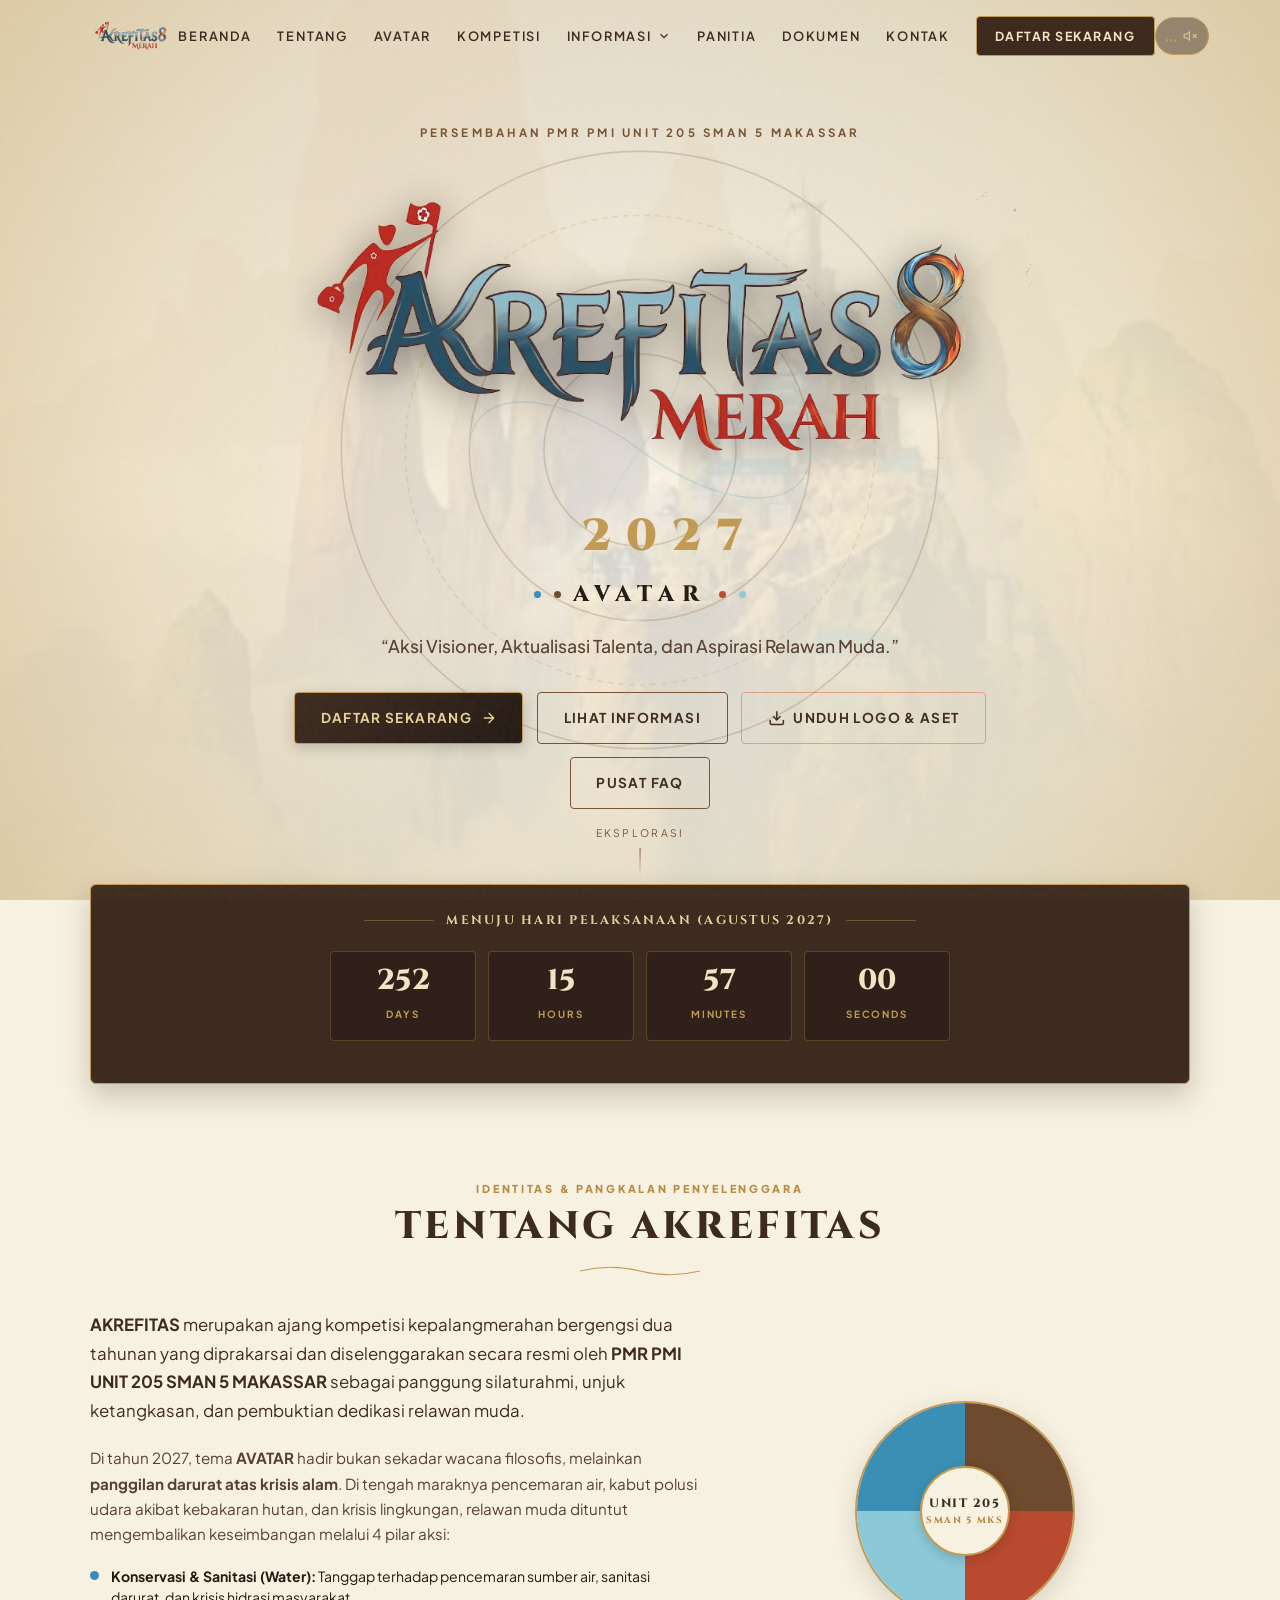
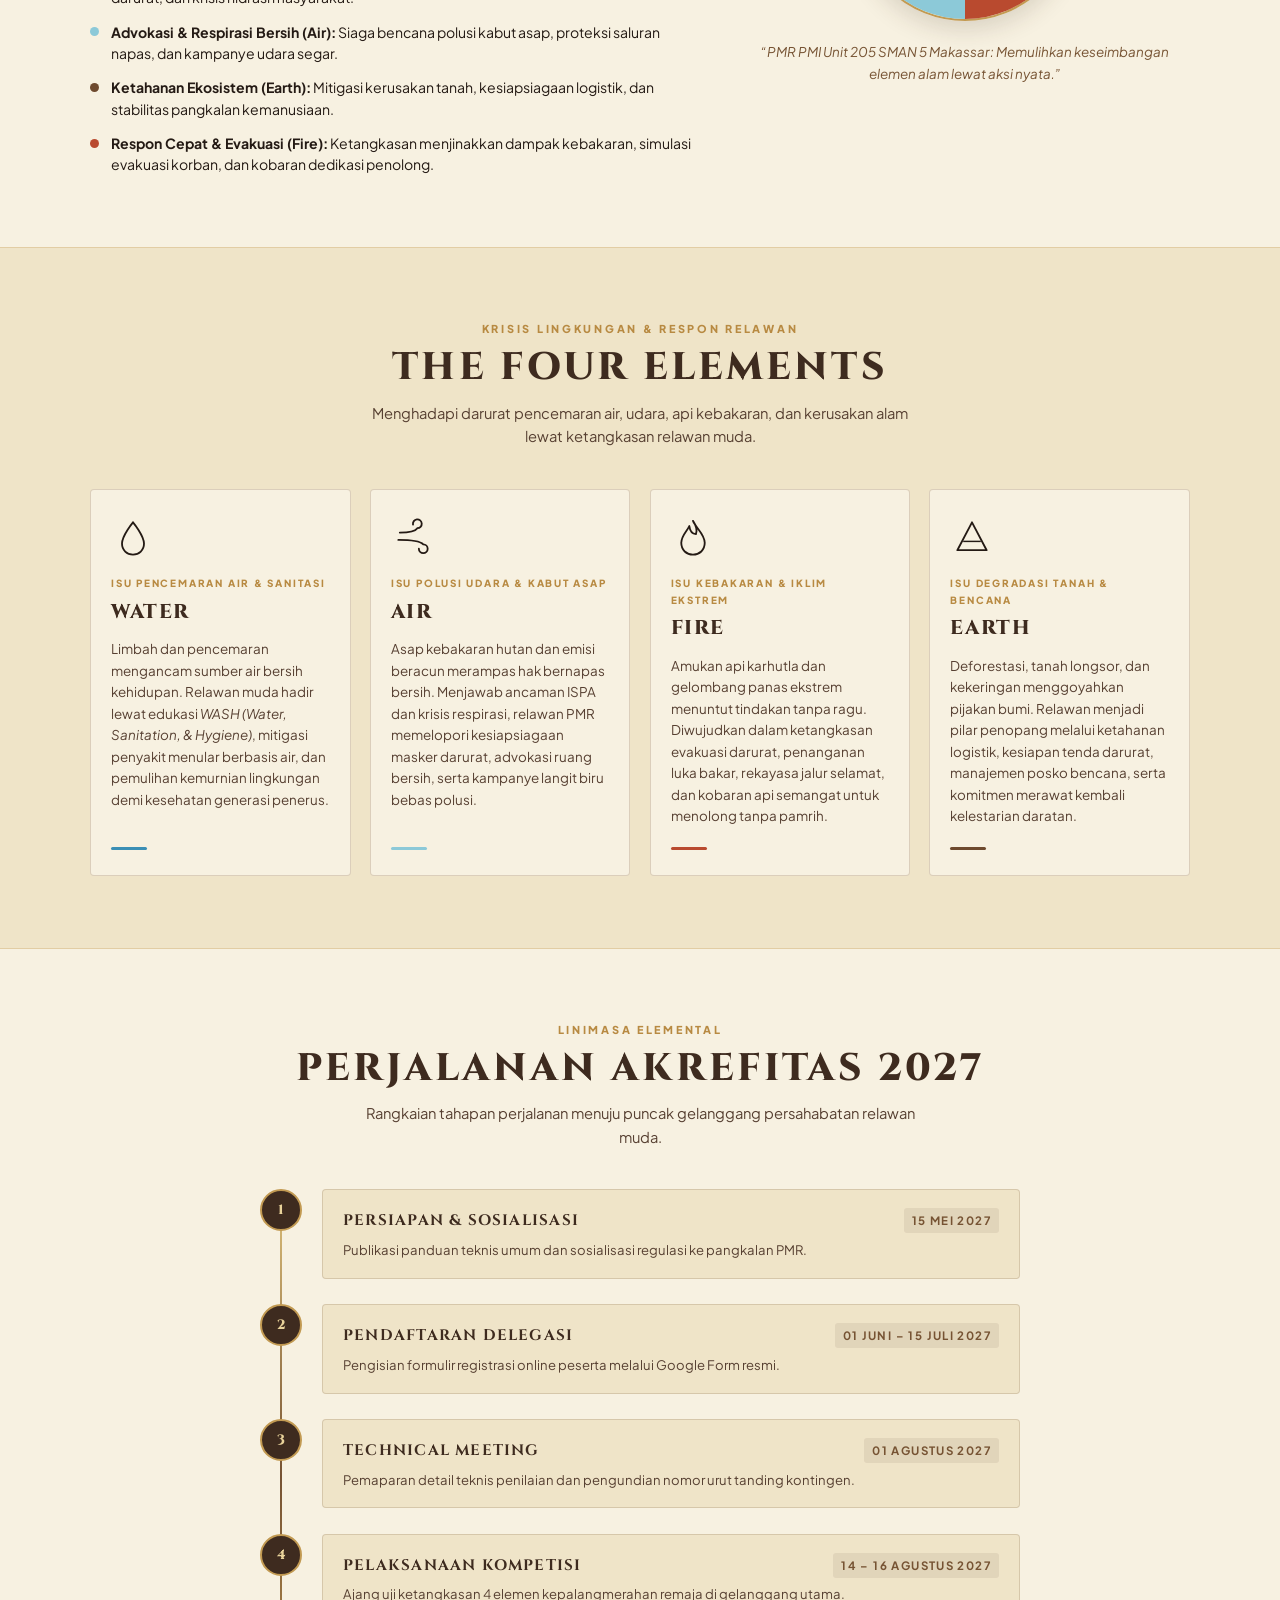
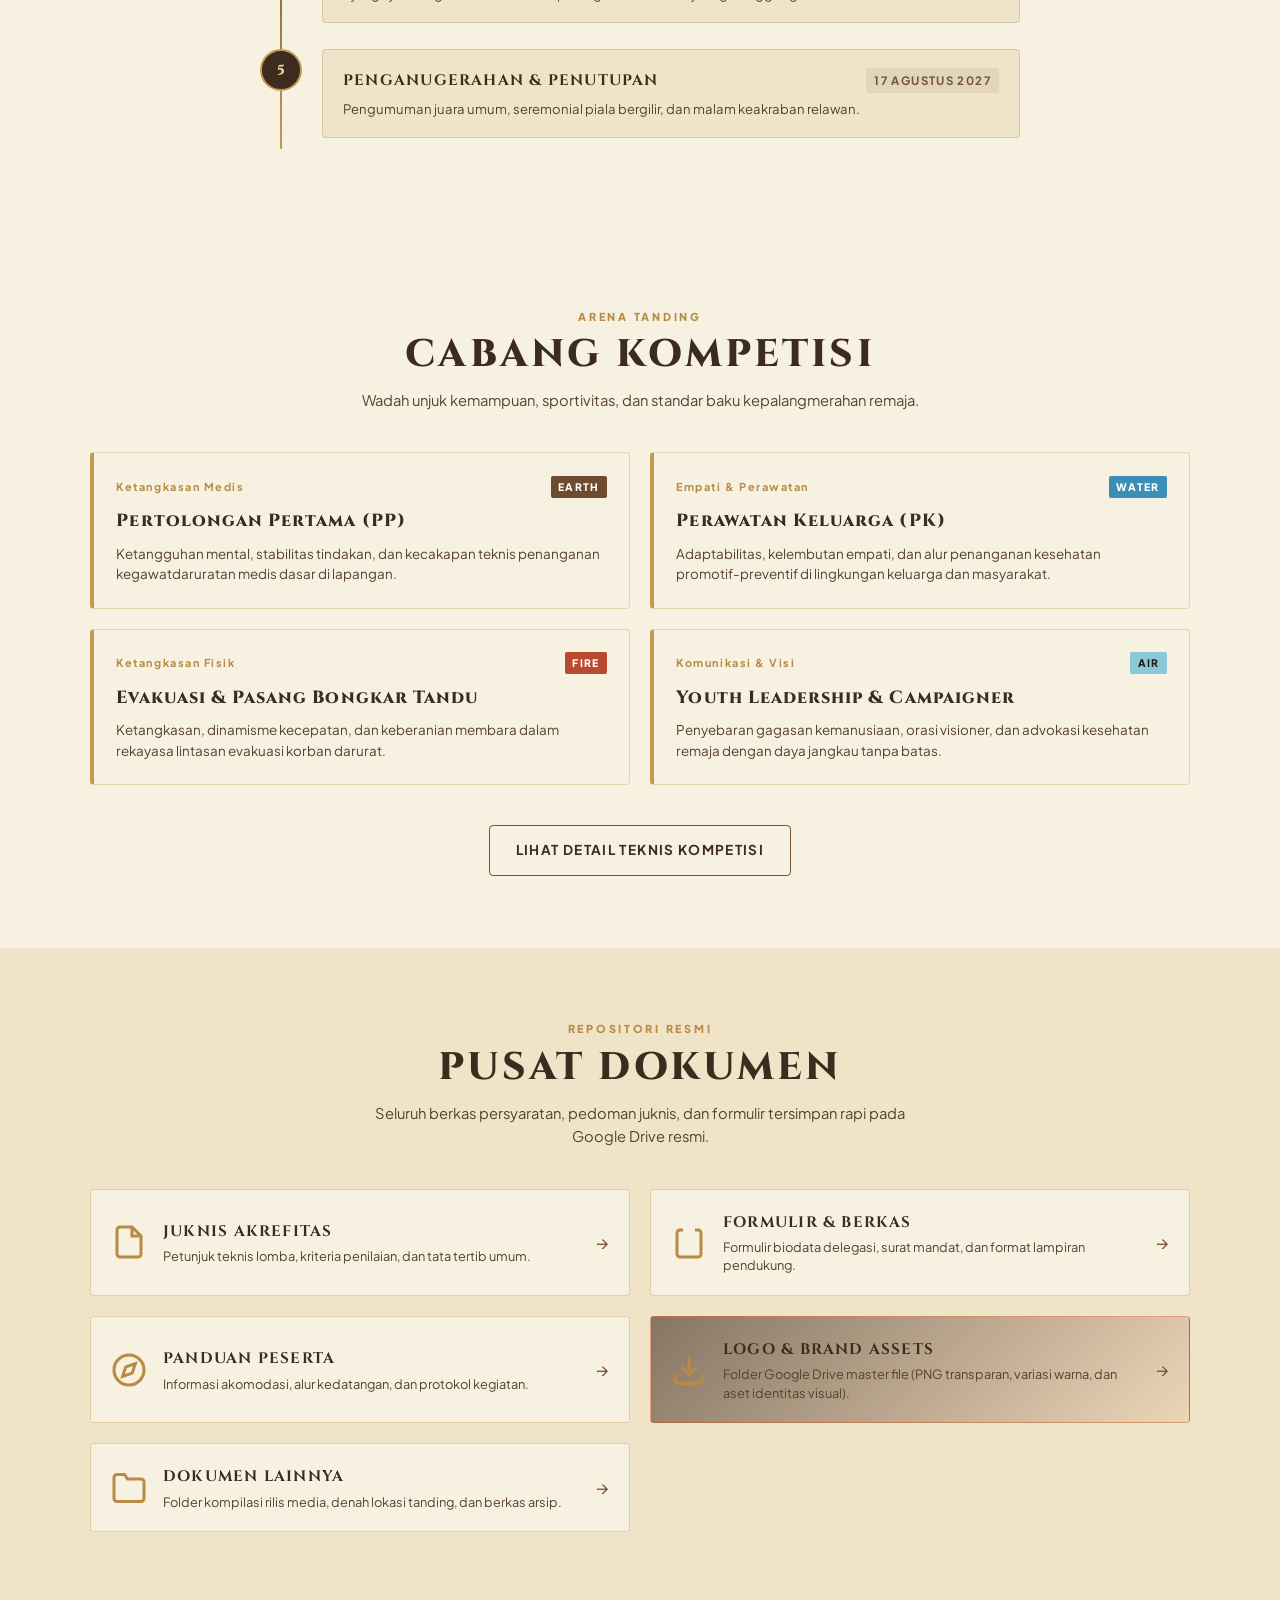
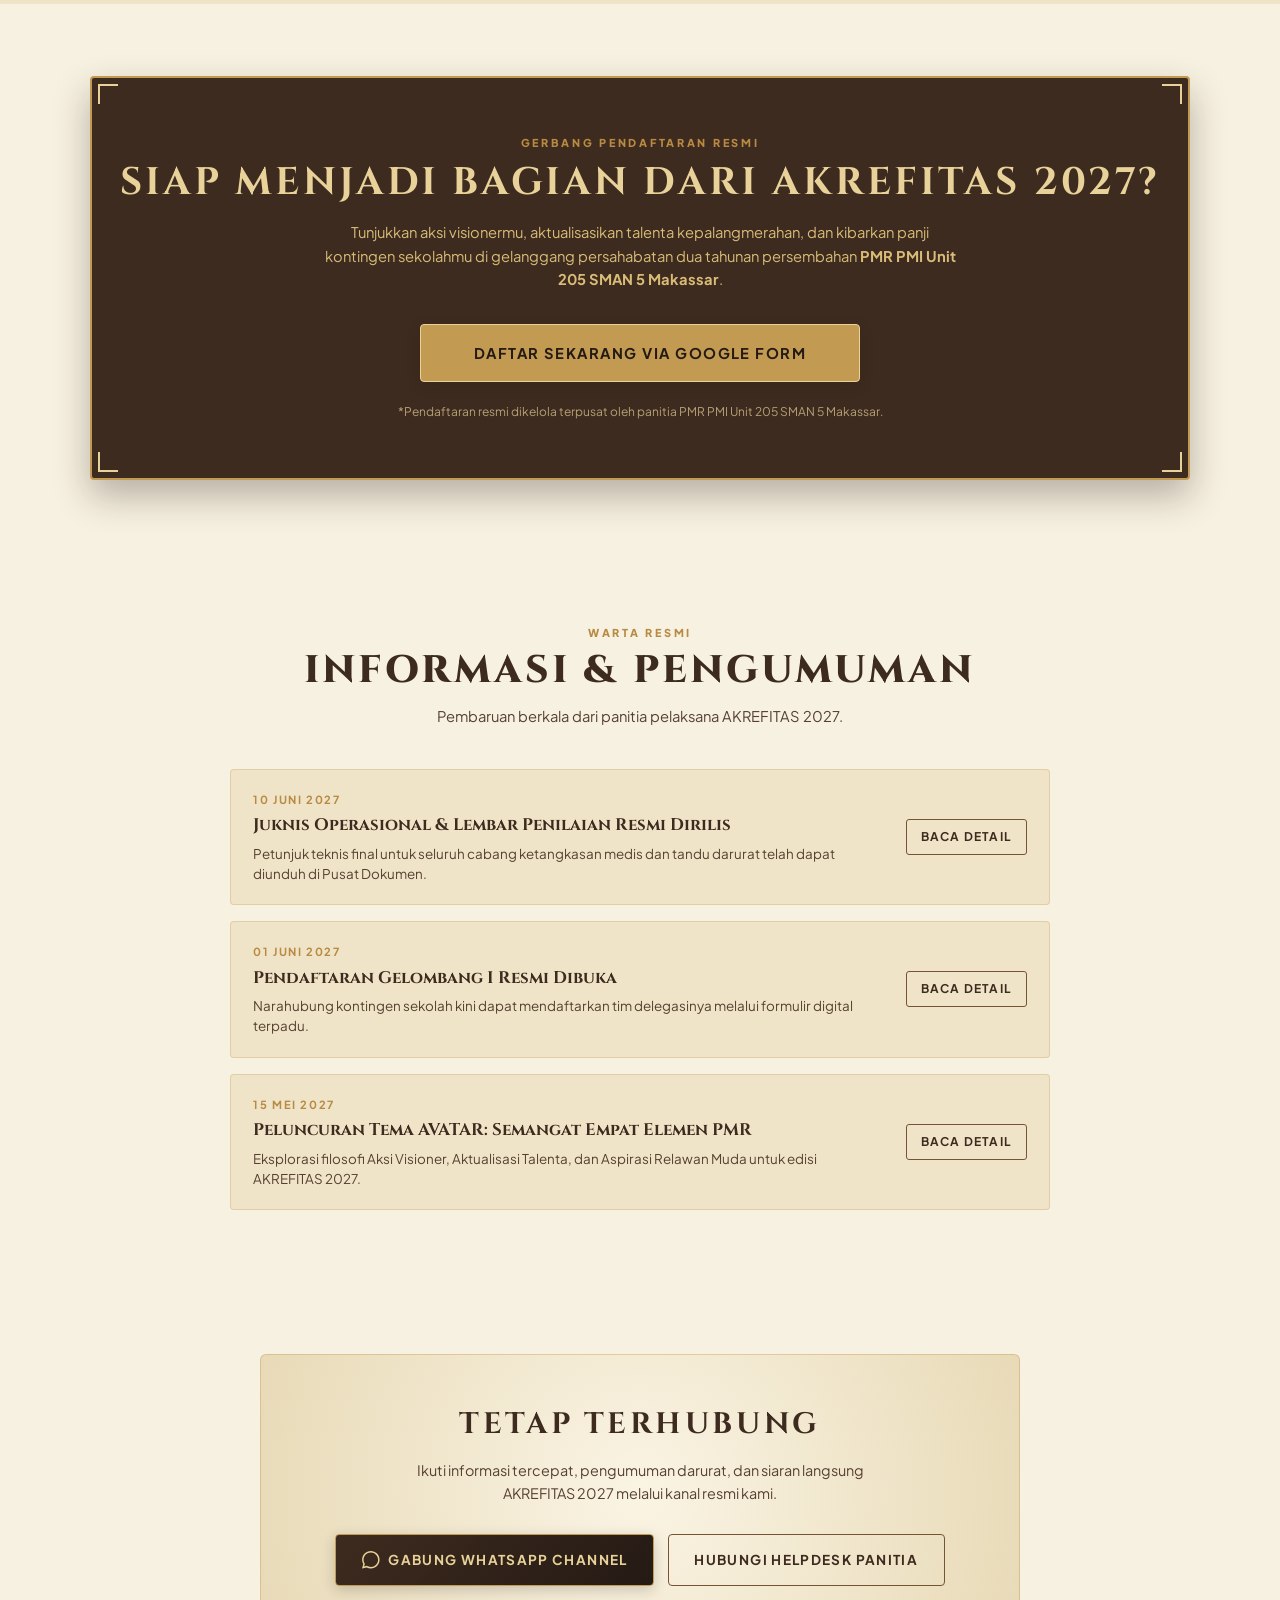
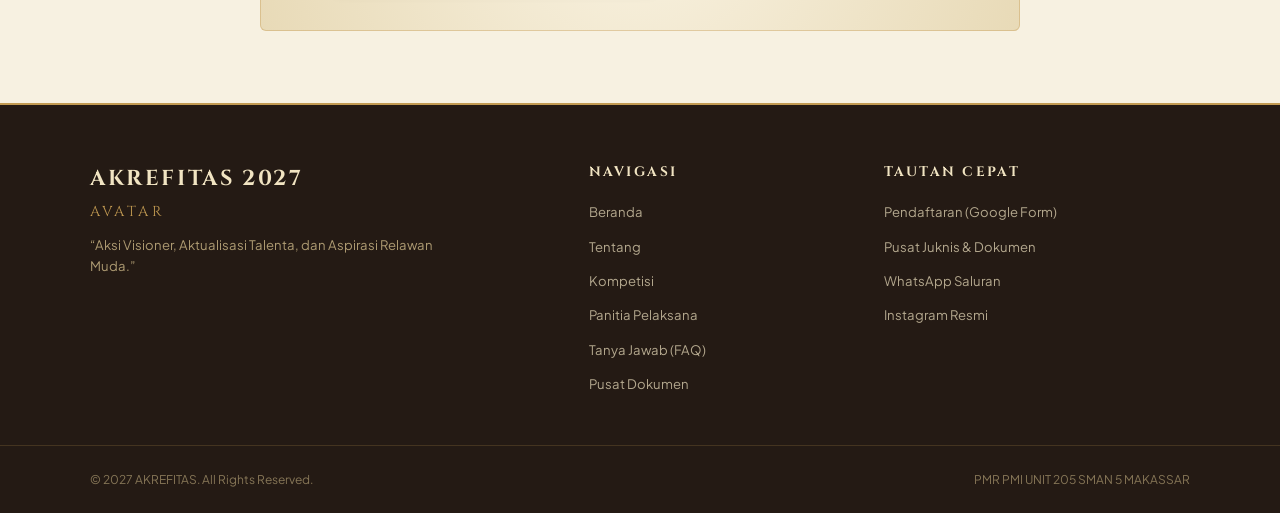
<file: index.html>
<!DOCTYPE html>
<html lang="id">
<head>
  <meta charset="UTF-8">
  <meta name="viewport" content="width=device-width, initial-scale=1.0">
  <title>AKREFITAS 2027 — AVATAR | PMR PMI UNIT 205 SMAN 5 MAKASSAR</title>
  
  <!-- SEO & Open Graph Metadata -->
  <meta name="description" content="Portal resmi AKREFITAS 2027 yang diselenggarakan oleh PMR PMI Unit 205 SMAN 5 Makassar. Kompetisi kepalangmerahan bertema AVATAR: Aksi Visioner, Aktualisasi Talenta, dan Aspirasi Relawan Muda.">
  <meta name="keywords" content="AKREFITAS 2027, AKREFITAS MERAH, PMR PMI UNIT 205 SMAN 5 MAKASSAR, SMAN 5 Makassar, PMR Makassar, Kompetisi PMR, AVATAR, Relawan Muda, Palang Merah Remaja">
  <meta name="theme-color" content="#3E2B1F">
  
  <meta property="og:title" content="AKREFITAS 2027 — AVATAR | PMR PMI UNIT 205 SMAN 5 MAKASSAR">
  <meta property="og:description" content="Digital Hub resmi kompetisi akbar relawan muda dua tahunan persembahan PMR PMI Unit 205 SMAN 5 Makassar.">
  <meta property="og:type" content="website">
  
  <!-- Google Fonts: Cinzel (Display) & Plus Jakarta Sans (Body) -->
  <link rel="preconnect" href="https://fonts.googleapis.com">
  <link rel="preconnect" href="https://fonts.gstatic.com" crossorigin>
  <link href="https://fonts.googleapis.com/css2?family=Cinzel:wght@600;700;800;900&family=Plus+Jakarta+Sans:wght@400;500;600;700&display=swap" rel="stylesheet">
  
  <link rel="stylesheet" href="css/style.css">

  <!-- Konfigurasi & Komponen Reusable (Navbar & Footer) -->
  <script src="js/config.js"></script>
  <script src="js/components/navbar.js" defer></script>
  <script src="js/components/footer.js" defer></script>
</head>
<body>

  <!-- Overlay Tekstur Kertas Kuno Ambient -->
  <div class="ancient-parchment-overlay" aria-hidden="true"></div>

  <!-- REUSABLE NAVBAR -->
  <site-navbar></site-navbar>

  <!-- HERO SECTION -->
  <header class="hero-section" id="hero">
    <!-- Mandala Geometri Elemen Kuno -->
    <div class="hero-mandala-wrap" aria-hidden="true">
      <svg class="hero-mandala" viewBox="0 0 600 600">
        <circle cx="300" cy="300" r="280" class="ring-outer" />
        <circle cx="300" cy="300" r="220" class="ring-dash" />
        <circle cx="300" cy="300" r="160" class="ring-middle" />
        <circle cx="300" cy="300" r="90" class="ring-inner" />
        <path d="M140,300 C140,240 220,240 300,300 C380,360 460,360 460,300" class="element-curve water-wave" />
        <path d="M300,140 C360,140 360,220 300,300 C240,380 240,460 300,460" class="element-curve air-spiral" />
      </svg>
    </div>

    <div class="container hero-content">
   

      <!-- EYEBROW PENYELENGGARA -->
      <div class="hero-eyebrow">
        PERSEMBAHAN PMR PMI UNIT 205 SMAN 5 MAKASSAR
      </div>

      <!-- 2. JUDUL HERO: LOGO TIPOGRAFI "AKREFITAS" + TAHUN 2027 -->
      <h1 class="hero-title hero-title-custom-typo">
        <span class="hero-title-main">
          <img src="assets/images/logo-akrefitas-merah-3.png" alt="AKREFITAS" class="hero-typo-logo">
        </span>
        <span class="hero-title-year">2027</span>
      </h1>
      
      <div class="theme-emblem">
        <span class="elemental-dot dot-water" title="Water"></span>
        <span class="elemental-dot dot-earth" title="Earth"></span>
        <span class="theme-name">AVATAR</span>
        <span class="elemental-dot dot-fire" title="Fire"></span>
        <span class="elemental-dot dot-air" title="Air"></span>
      </div>

      <p class="hero-tagline">
        &ldquo;Aksi Visioner, Aktualisasi Talenta, dan Aspirasi Relawan Muda.&rdquo;
      </p>

      <div class="hero-action-group">
        <a href="#" class="btn btn-primary btn-register" target="_blank" rel="noopener">
          <span>DAFTAR SEKARANG</span>
          <svg class="btn-arrow" viewBox="0 0 24 24" fill="none" stroke="currentColor"><path d="M5 12h14M12 5l7 7-7 7" stroke-width="2" stroke-linecap="round" stroke-linejoin="round"/></svg>
        </a>
        <a href="#informasi" class="btn btn-secondary">
          LIHAT INFORMASI
        </a>
        <!-- TOMBOL UNDUH LOGO & ASET (GOOGLE DRIVE) -->
        <a href="#" class="btn btn-secondary btn-download-asset btn-brand-assets" target="_blank" rel="noopener">
          <svg viewBox="0 0 24 24" fill="none" stroke="currentColor" stroke-width="2" class="inline-icon"><path d="M21 15v4a2 2 0 0 1-2 2H5a2 2 0 0 1-2-2v-4"/><polyline points="7 10 12 15 17 10"/><line x1="12" y1="15" x2="12" y2="3"/></svg>
          <span>UNDUH LOGO & ASET</span>
        </a>
        <a href="faq.html" class="btn btn-secondary btn-faq-nav">
          PUSAT FAQ
        </a>
      </div>
    </div>

    <!-- Petunjuk Gulir -->
    <a href="#countdown-section" class="scroll-cue" aria-label="Gulir ke bawah">
      <span class="cue-label">EKSPLORASI</span>
      <span class="cue-line"></span>
    </a>
  </header>

  <!-- SECTION: COUNTDOWN MENUJU 2027 -->
  <section class="section countdown-section" id="countdown-section">
    <div class="container">
      <div class="countdown-card">
        <div class="countdown-header">
          <span class="ornament-line"></span>
          <h2 class="countdown-title">MENUJU HARI PELAKSANAAN (AGUSTUS 2027)</h2>
          <span class="ornament-line"></span>
        </div>
        <div class="countdown-grid" id="countdownGrid">
          <div class="countdown-box">
            <span class="countdown-number" id="days">--</span>
            <span class="countdown-label">DAYS</span>
          </div>
          <div class="countdown-box">
            <span class="countdown-number" id="hours">--</span>
            <span class="countdown-label">HOURS</span>
          </div>
          <div class="countdown-box">
            <span class="countdown-number" id="minutes">--</span>
            <span class="countdown-label">MINUTES</span>
          </div>
          <div class="countdown-box">
            <span class="countdown-number" id="seconds">--</span>
            <span class="countdown-label">SECONDS</span>
          </div>
        </div>
        <div class="countdown-status" id="countdownStatus"></div>
      </div>
    </div>
  </section>

  <!-- SECTION: TENTANG AKREFITAS -->
  <section class="section about-section" id="tentang">
    <div class="container">
      <div class="section-badge">IDENTITAS & PANGKALAN PENYELENGGARA</div>
      <h2 class="section-title">TENTANG AKREFITAS</h2>
      <div class="section-divider-ornament">
        <svg viewBox="0 0 160 20" class="motif-divider"><path d="M0,10 Q40,0 80,10 Q120,20 160,10" fill="none" stroke="currentColor" stroke-width="1.5"/></svg>
      </div>

      <div class="about-grid">
        <div class="about-prose">
          <p class="lead-text">
            <strong>AKREFITAS</strong> merupakan ajang kompetisi kepalangmerahan bergengsi dua tahunan yang diprakarsai dan diselenggarakan secara resmi oleh <strong>PMR PMI UNIT 205 SMAN 5 MAKASSAR</strong> sebagai panggung silaturahmi, unjuk ketangkasan, dan pembuktian dedikasi relawan muda.
          </p>
          <p>
            Di tahun 2027, tema <strong>AVATAR</strong> hadir bukan sekadar wacana filosofis, melainkan <strong>panggilan darurat atas krisis alam</strong>. Di tengah maraknya pencemaran air, kabut polusi udara akibat kebakaran hutan, dan krisis lingkungan, relawan muda dituntut mengembalikan keseimbangan melalui 4 pilar aksi:
          </p>
          <div class="about-pillars">
            <div class="pillar-item">
              <span class="pillar-bullet water-bullet"></span>
              <div><strong>Konservasi & Sanitasi (Water):</strong> Tanggap terhadap pencemaran sumber air, sanitasi darurat, dan krisis hidrasi masyarakat.</div>
            </div>
            <div class="pillar-item">
              <span class="pillar-bullet air-bullet"></span>
              <div><strong>Advokasi & Respirasi Bersih (Air):</strong> Siaga bencana polusi kabut asap, proteksi saluran napas, dan kampanye udara segar.</div>
            </div>
            <div class="pillar-item">
              <span class="pillar-bullet earth-bullet"></span>
              <div><strong>Ketahanan Ekosistem (Earth):</strong> Mitigasi kerusakan tanah, kesiapsiagaan logistik, dan stabilitas pangkalan kemanusiaan.</div>
            </div>
            <div class="pillar-item">
              <span class="pillar-bullet fire-bullet"></span>
              <div><strong>Respon Cepat & Evakuasi (Fire):</strong> Ketangkasan menjinakkan dampak kebakaran, simulasi evakuasi korban, dan kobaran dedikasi penolong.</div>
            </div>
          </div>
        </div>

        <div class="about-visual-panel">
          <div class="balance-circle">
            <div class="circle-quadrant q-water" data-label="WATER"></div>
            <div class="circle-quadrant q-earth" data-label="EARTH"></div>
            <div class="circle-quadrant q-fire" data-label="FIRE"></div>
            <div class="circle-quadrant q-air" data-label="AIR"></div>
            <div class="circle-core">
              <span>UNIT 205</span>
              <small>SMAN 5 MKS</small>
            </div>
          </div>
          <div class="balance-caption">
            &ldquo;PMR PMI Unit 205 SMAN 5 Makassar: Memulihkan keseimbangan elemen alam lewat aksi nyata.&rdquo;
          </div>
        </div>
      </div>
    </div>
  </section>

  <!-- SECTION: AVATAR / THE FOUR ELEMENTS (KRISIS LINGKUNGAN & RESPON RELAWAN) -->
  <section class="section avatar-concept-section" id="avatar-concept">
    <div class="container">
      <div class="section-badge">KRISIS LINGKUNGAN & RESPON RELAWAN</div>
      <h2 class="section-title">THE FOUR ELEMENTS</h2>
      <p class="section-subtitle">Menghadapi darurat pencemaran air, udara, api kebakaran, dan kerusakan alam lewat ketangkasan relawan muda.</p>

      <div class="elements-harmony-grid">
        <!-- Water Element -->
        <article class="element-card card-water">
          <div class="element-header">
            <div class="element-glyph-box">
              <svg viewBox="0 0 60 60" class="element-svg">
                <path d="M30 10 C30 10 15 28 15 39 C15 48 21.7 54 30 54 C38.3 54 45 48 45 39 C45 28 30 10 30 10 Z" fill="none" stroke="currentColor" stroke-width="2.5"/>
              </svg>
            </div>
            <span class="element-sub">ISU PENCEMARAN AIR & SANITASI</span>
            <h3 class="element-name">WATER</h3>
          </div>
          <p class="element-desc">
            Limbah dan pencemaran mengancam sumber air bersih kehidupan. Relawan muda hadir lewat edukasi <em>WASH (Water, Sanitation, & Hygiene)</em>, mitigasi penyakit menular berbasis air, dan pemulihan kemurnian lingkungan demi kesehatan generasi penerus.
          </p>
          <div class="element-footer-line"></div>
        </article>

        <!-- Air Element -->
        <article class="element-card card-air">
          <div class="element-header">
            <div class="element-glyph-box">
              <svg viewBox="0 0 60 60" class="element-svg">
                <path d="M12 24 Q32 24 36 18 A6 6 0 1 0 30 13" fill="none" stroke="currentColor" stroke-width="2.5" stroke-linecap="round"/>
                <path d="M10 34 Q38 34 44 40 A6 6 0 1 1 38 46" fill="none" stroke="currentColor" stroke-width="2.5" stroke-linecap="round"/>
              </svg>
            </div>
            <span class="element-sub">ISU POLUSI UDARA & KABUT ASAP</span>
            <h3 class="element-name">AIR</h3>
          </div>
          <p class="element-desc">
            Asap kebakaran hutan dan emisi beracun merampas hak bernapas bersih. Menjawab ancaman ISPA dan krisis respirasi, relawan PMR memelopori kesiapsiagaan masker darurat, advokasi ruang bersih, serta kampanye langit biru bebas polusi.
          </p>
          <div class="element-footer-line"></div>
        </article>

        <!-- Fire Element -->
        <article class="element-card card-fire">
          <div class="element-header">
            <div class="element-glyph-box">
              <svg viewBox="0 0 60 60" class="element-svg">
                <path d="M30 8 C34 18 46 26 46 38 C46 48 38.8 54 30 54 C21.2 54 14 48 14 38 C14 28 22 22 25 15 C26 23 30 26 34 26 C36 21 34 14 30 8 Z" fill="none" stroke="currentColor" stroke-width="2.5" stroke-linejoin="round"/>
              </svg>
            </div>
            <span class="element-sub">ISU KEBAKARAN & IKLIM EKSTREM</span>
            <h3 class="element-name">FIRE</h3>
          </div>
          <p class="element-desc">
            Amukan api karhutla dan gelombang panas ekstrem menuntut tindakan tanpa ragu. Diwujudkan dalam ketangkasan evakuasi darurat, penanganan luka bakar, rekayasa jalur selamat, dan kobaran api semangat untuk menolong tanpa pamrih.
          </p>
          <div class="element-footer-line"></div>
        </article>

        <!-- Earth Element -->
        <article class="element-card card-earth">
          <div class="element-header">
            <div class="element-glyph-box">
              <svg viewBox="0 0 60 60" class="element-svg">
                <polygon points="30,10 50,48 10,48" fill="none" stroke="currentColor" stroke-width="2.5" stroke-linejoin="round"/>
                <line x1="18" y1="36" x2="42" y2="36" stroke="currentColor" stroke-width="2"/>
              </svg>
            </div>
            <span class="element-sub">ISU DEGRADASI TANAH & BENCANA</span>
            <h3 class="element-name">EARTH</h3>
          </div>
          <p class="element-desc">
            Deforestasi, tanah longsor, dan kekeringan menggoyahkan pijakan bumi. Relawan menjadi pilar penopang melalui ketahanan logistik, kesiapan tenda darurat, manajemen posko bencana, serta komitmen merawat kembali kelestarian daratan.
          </p>
          <div class="element-footer-line"></div>
        </article>
      </div>
    </div>
  </section>

  <!-- SECTION: PERJALANAN AKREFITAS (TIMELINE DUMMY 2027) -->
  <section class="section journey-section" id="perjalanan">
    <div class="container">
      <div class="section-badge">LINIMASA ELEMENTAL</div>
      <h2 class="section-title">PERJALANAN AKREFITAS 2027</h2>
      <p class="section-subtitle">Rangkaian tahapan perjalanan menuju puncak gelanggang persahabatan relawan muda.</p>
      <div class="elemental-timeline" id="timelineContainer">
        <!-- Dirender dinamis dari config.js -->
      </div>
    </div>
  </section>

  <!-- SECTION: KOMPETISI -->
  <section class="section competitions-section" id="kompetisi">
    <div class="container">
      <div class="section-badge">ARENA TANDING</div>
      <h2 class="section-title">CABANG KOMPETISI</h2>
      <p class="section-subtitle">Wadah unjuk kemampuan, sportivitas, dan standar baku kepalangmerahan remaja.</p>
      <div class="competitions-grid" id="competitionsContainer">
        <!-- Dirender dinamis dari config.js -->
      </div>
      <div class="section-cta-box">
        <a href="#" class="btn btn-secondary btn-juknis" target="_blank" rel="noopener">
          LIHAT DETAIL TEKNIS KOMPETISI
        </a>
      </div>
    </div>
  </section>

  <!-- SECTION: PUSAT DOKUMEN -->
  <section class="section documents-section" id="dokumen">
    <div class="container">
      <div class="section-badge">REPOSITORI RESMI</div>
      <h2 class="section-title">PUSAT DOKUMEN</h2>
      <p class="section-subtitle">Seluruh berkas persyaratan, pedoman juknis, dan formulir tersimpan rapi pada Google Drive resmi.</p>

      <div class="doc-links-grid">
        <a href="#" class="doc-item-card btn-juknis" target="_blank" rel="noopener">
          <div class="doc-icon"><svg viewBox="0 0 24 24" fill="none" stroke="currentColor" stroke-width="2"><path d="M14 2H6a2 2 0 0 0-2 2v16a2 2 0 0 0 2 2h12a2 2 0 0 0 2-2V8z"/><polyline points="14 2 14 8 20 8"/></svg></div>
          <div class="doc-meta">
            <h4>JUKNIS AKREFITAS</h4>
            <p>Petunjuk teknis lomba, kriteria penilaian, dan tata tertib umum.</p>
          </div>
          <span class="doc-arrow">&rarr;</span>
        </a>

        <a href="#" class="doc-item-card btn-formulir" target="_blank" rel="noopener">
          <div class="doc-icon"><svg viewBox="0 0 24 24" fill="none" stroke="currentColor" stroke-width="2"><path d="M16 4h2a2 2 0 0 1 2 2v14a2 2 0 0 1-2 2H6a2 2 0 0 1-2-2V6a2 2 0 0 1 2-2h2"/></svg></div>
          <div class="doc-meta">
            <h4>FORMULIR & BERKAS</h4>
            <p>Formulir biodata delegasi, surat mandat, dan format lampiran pendukung.</p>
          </div>
          <span class="doc-arrow">&rarr;</span>
        </a>

        <a href="#" class="doc-item-card btn-panduan" target="_blank" rel="noopener">
          <div class="doc-icon"><svg viewBox="0 0 24 24" fill="none" stroke="currentColor" stroke-width="2"><circle cx="12" cy="12" r="10"/><polygon points="16.24 7.76 14.12 14.12 7.76 16.24 9.88 9.88 16.24 7.76"/></svg></div>
          <div class="doc-meta">
            <h4>PANDUAN PESERTA</h4>
            <p>Informasi akomodasi, alur kedatangan, dan protokol kegiatan.</p>
          </div>
          <span class="doc-arrow">&rarr;</span>
        </a>

        <!-- KARTU UNDUH LOGO & ASET RESMI (GOOGLE DRIVE) -->
        <a href="#" class="doc-item-card doc-item-highlight btn-brand-assets" target="_blank" rel="noopener">
          <div class="doc-icon">
            <svg viewBox="0 0 24 24" fill="none" stroke="currentColor" stroke-width="2">
              <path d="M21 15v4a2 2 0 0 1-2 2H5a2 2 0 0 1-2-2v-4"/>
              <polyline points="7 10 12 15 17 10"/>
              <line x1="12" y1="15" x2="12" y2="3"/>
            </svg>
          </div>
          <div class="doc-meta">
            <h4>LOGO & BRAND ASSETS</h4>
            <p>Folder Google Drive master file (PNG transparan, variasi warna, dan aset identitas visual).</p>
          </div>
          <span class="doc-arrow">&rarr;</span>
        </a>

        <a href="#" class="doc-item-card btn-dokumen-lain" target="_blank" rel="noopener">
          <div class="doc-icon"><svg viewBox="0 0 24 24" fill="none" stroke="currentColor" stroke-width="2"><path d="M22 19a2 2 0 0 1-2 2H4a2 2 0 0 1-2-2V5a2 2 0 0 1 2-2h5l2 3h9a2 2 0 0 1 2 2z"/></svg></div>
          <div class="doc-meta">
            <h4>DOKUMEN LAINNYA</h4>
            <p>Folder kompilasi rilis media, denah lokasi tanding, dan berkas arsip.</p>
          </div>
          <span class="doc-arrow">&rarr;</span>
        </a>
      </div>
    </div>
  </section>

  <!-- SECTION: PENDAFTARAN (CALL TO ACTION) -->
  <section class="section register-cta-section" id="pendaftaran">
    <div class="container">
      <div class="register-ancient-banner">
        <div class="banner-border-corner top-left"></div>
        <div class="banner-border-corner top-right"></div>
        <div class="banner-border-corner bottom-left"></div>
        <div class="banner-border-corner bottom-right"></div>

        <div class="banner-content">
          <div class="section-badge">GERBANG PENDAFTARAN RESMI</div>
          <h2 class="cta-heading">SIAP MENJADI BAGIAN DARI AKREFITAS 2027?</h2>
          <p class="cta-subheading">
            Tunjukkan aksi visionermu, aktualisasikan talenta kepalangmerahan, dan kibarkan panji kontingen sekolahmu di gelanggang persahabatan dua tahunan persembahan <strong>PMR PMI Unit 205 SMAN 5 Makassar</strong>.
          </p>
          <div class="cta-button-holder">
            <a href="#" class="btn btn-primary btn-large btn-register" target="_blank" rel="noopener">
              DAFTAR SEKARANG VIA GOOGLE FORM
            </a>
          </div>
          <small class="cta-note">*Pendaftaran resmi dikelola terpusat oleh panitia PMR PMI Unit 205 SMAN 5 Makassar.</small>
        </div>
      </div>
    </div>
  </section>

  <!-- SECTION: PENGUMUMAN (DUMMY 2027) -->
  <section class="section announcements-section" id="informasi">
    <div class="container">
      <div class="section-badge">WARTA RESMI</div>
      <h2 class="section-title">INFORMASI & PENGUMUMAN</h2>
      <p class="section-subtitle">Pembaruan berkala dari panitia pelaksana AKREFITAS 2027.</p>
      <div class="announcements-list" id="announcementsContainer">
        <!-- Dirender dinamis dari config.js -->
      </div>
    </div>
  </section>

  <!-- SECTION: WHATSAPP / TETAP TERHUBUNG -->
  <section class="section connect-section" id="kontak">
    <div class="container">
      <div class="connect-card">
        <h2 class="connect-title">TETAP TERHUBUNG</h2>
        <p class="connect-desc">Ikuti informasi tercepat, pengumuman darurat, dan siaran langsung AKREFITAS 2027 melalui kanal resmi kami.</p>
        <div class="connect-actions">
          <a href="#" class="btn btn-primary btn-whatsapp-channel" target="_blank" rel="noopener">
            <svg viewBox="0 0 24 24" class="inline-icon" fill="currentColor"><path d="M.057 24l1.687-6.163c-1.041-1.804-1.588-3.849-1.587-5.946.003-6.556 5.338-11.891 11.893-11.891 3.181.001 6.167 1.24 8.413 3.488 2.245 2.248 3.481 5.236 3.48 8.414-.003 6.557-5.338 11.892-11.893 11.892-1.99-.001-3.951-.5-5.688-1.448l-6.305 1.654zm6.597-3.807c1.676.995 3.276 1.591 5.392 1.592 5.448 0 9.886-4.434 9.889-9.885.002-5.462-4.415-9.89-9.881-9.892-5.452 0-9.887 4.434-9.889 9.884-.001 2.225.651 3.891 1.746 5.634l-.999 3.648 3.742-.981z"/></svg>
            GABUNG WHATSAPP CHANNEL
          </a>
          <a href="#" class="btn btn-secondary btn-whatsapp" target="_blank" rel="noopener">
            HUBUNGI HELPDESK PANITIA
          </a>
        </div>
      </div>
    </div>
  </section>

  <!-- REUSABLE FOOTER -->
  <site-footer></site-footer>

  <!-- Runtime Script -->
  <script src="js/app.js"></script>
</body>
</html>
</file>
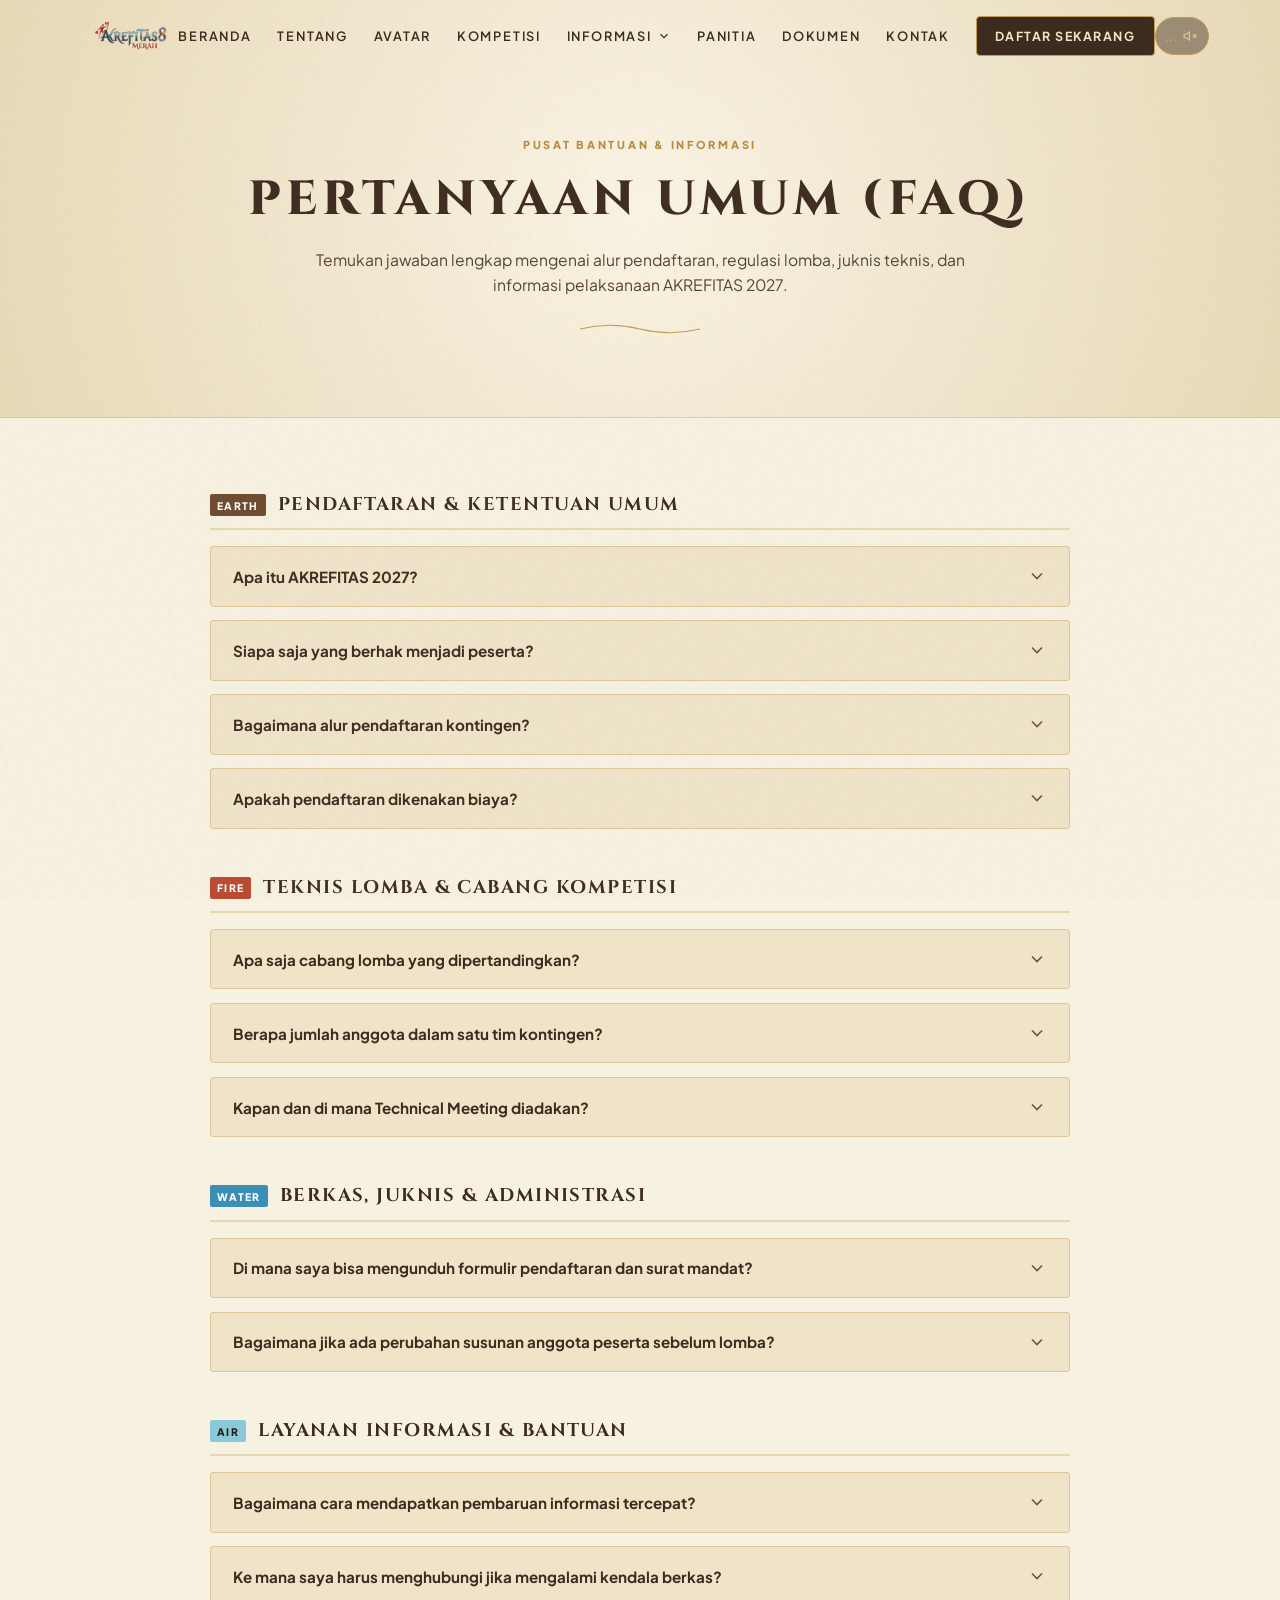
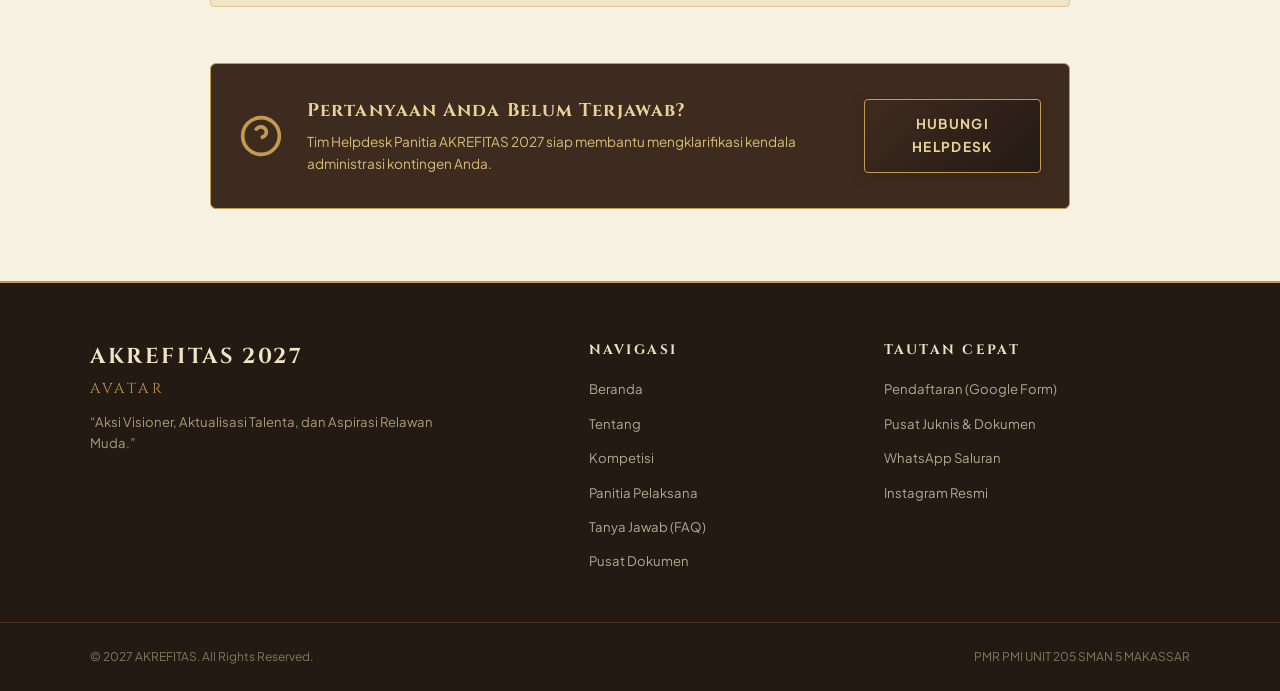
<file: faq.html>
<!DOCTYPE html>
<html lang="id">
<head>
  <meta charset="UTF-8">
  <meta name="viewport" content="width=device-width, initial-scale=1.0">
  <title>FAQ Resmi — AKREFITAS 2027</title>
  
  <meta name="description" content="Pusat Pertanyaan dan Jawaban Seputar Pendaftaran, Ketentuan Lomba, Juknis, dan Regulasi AKREFITAS 2027.">
  <meta name="theme-color" content="#3E2B1F">
  
  <!-- Google Fonts: Cinzel & Plus Jakarta Sans -->
  <link rel="preconnect" href="https://fonts.googleapis.com">
  <link rel="preconnect" href="https://fonts.gstatic.com" crossorigin>
  <link href="https://fonts.googleapis.com/css2?family=Cinzel:wght@600;700;800;900&family=Plus+Jakarta+Sans:wght@400;500;600;700&display=swap" rel="stylesheet">
  
  <link rel="stylesheet" href="css/style.css">

  <script src="js/config.js"></script>
  <script src="js/components/navbar.js" defer></script>
  <script src="js/components/footer.js" defer></script>
</head>
<body>

  <!-- Ambient Paper Texture -->
  <div class="ancient-parchment-overlay" aria-hidden="true"></div>

  <!-- Reusable Navbar -->
  <site-navbar></site-navbar>

  <!-- FAQ HERO HEADER -->
  <header class="page-hero-section">
    <div class="container page-hero-content">
      <div class="section-badge">PUSAT BANTUAN & INFORMASI</div>
      <h1 class="page-title">PERTANYAAN UMUM (FAQ)</h1>
      <p class="page-subtitle">
        Temukan jawaban lengkap mengenai alur pendaftaran, regulasi lomba, juknis teknis, dan informasi pelaksanaan AKREFITAS 2027.
      </p>
      <div class="section-divider-ornament">
        <svg viewBox="0 0 160 20" class="motif-divider"><path d="M0,10 Q40,0 80,10 Q120,20 160,10" fill="none" stroke="currentColor" stroke-width="1.5"/></svg>
      </div>
    </div>
  </header>

  <!-- FAQ ACCORDION SECTION -->
  <main class="section faq-main-section">
    <div class="container">
      <div class="faq-container" id="faqContainer">
        <!-- Dirender dinamis dari config.js -->
      </div>

      <!-- FAQ CTA BANTUAN -->
      <div class="faq-help-box">
        <div class="faq-help-icon">
          <svg viewBox="0 0 24 24" fill="none" stroke="currentColor" stroke-width="2"><circle cx="12" cy="12" r="10"/><path d="M9.09 9a3 3 0 0 1 5.83 1c0 2-3 3-3 3"/><line x1="12" y1="17" x2="12.01" y2="17"/></svg>
        </div>
        <div class="faq-help-body">
          <h3>Pertanyaan Anda Belum Terjawab?</h3>
          <p>Tim Helpdesk Panitia AKREFITAS 2027 siap membantu mengklarifikasi kendala administrasi kontingen Anda.</p>
        </div>
        <a href="#" class="btn btn-primary btn-whatsapp" target="_blank" rel="noopener">
          HUBUNGI HELPDESK
        </a>
      </div>
    </div>
  </main>

  <!-- Reusable Footer -->
  <site-footer></site-footer>

  <!-- Script Khusus FAQ Accordion -->
  <script>
    document.addEventListener("DOMContentLoaded", () => {
      // Inisialisasi link kontak helpdesk
      if (typeof SITE_CONFIG !== 'undefined' && SITE_CONFIG.whatsappUrl) {
        document.querySelectorAll(".btn-whatsapp").forEach(btn => btn.href = SITE_CONFIG.whatsappUrl);
      }

      const container = document.getElementById("faqContainer");
      if (!container || typeof SITE_CONFIG === 'undefined' || !SITE_CONFIG.faqCategories) return;

      const elementBadgeClasses = {
        EARTH: "badge-earth",
        WATER: "badge-water",
        FIRE: "badge-fire",
        AIR: "badge-air"
      };

      // Render Accordion
      container.innerHTML = SITE_CONFIG.faqCategories.map((group, groupIdx) => `
        <div class="faq-group">
          <div class="faq-group-header">
            <span class="comp-element ${elementBadgeClasses[group.element] || "badge-earth"}">${group.element}</span>
            <h2 class="faq-group-title">${group.elementTitle}</h2>
          </div>
          <div class="faq-items-list">
            ${group.items.map((item, itemIdx) => `
              <div class="faq-item" id="faq-${groupIdx}-${itemIdx}">
                <button class="faq-question-btn" aria-expanded="false">
                  <span class="faq-q-text">${item.q}</span>
                  <span class="faq-chevron">
                    <svg viewBox="0 0 24 24" fill="none" stroke="currentColor" stroke-width="2"><polyline points="6 9 12 15 18 9"/></svg>
                  </span>
                </button>
                <div class="faq-answer-panel">
                  <div class="faq-answer-inner">
                    ${item.a}
                  </div>
                </div>
              </div>
            `).join("")}
          </div>
        </div>
      `).join("");

      // Logic Accordion Interaktif (Expand / Collapse)
      document.querySelectorAll(".faq-question-btn").forEach(button => {
        button.addEventListener("click", () => {
          const faqItem = button.closest(".faq-item");
          const isOpen = faqItem.classList.contains("active");

          // Tutup accordion lain dalam grup yang sama (opsional: bersih & terfokus)
          const parentList = faqItem.closest(".faq-items-list");
          parentList.querySelectorAll(".faq-item").forEach(item => {
            item.classList.remove("active");
            item.querySelector(".faq-question-btn").setAttribute("aria-expanded", "false");
          });

          if (!isOpen) {
            faqItem.classList.add("active");
            button.setAttribute("aria-expanded", "true");
          }
        });
      });
    });
  </script>
</body>
</html>
</file>
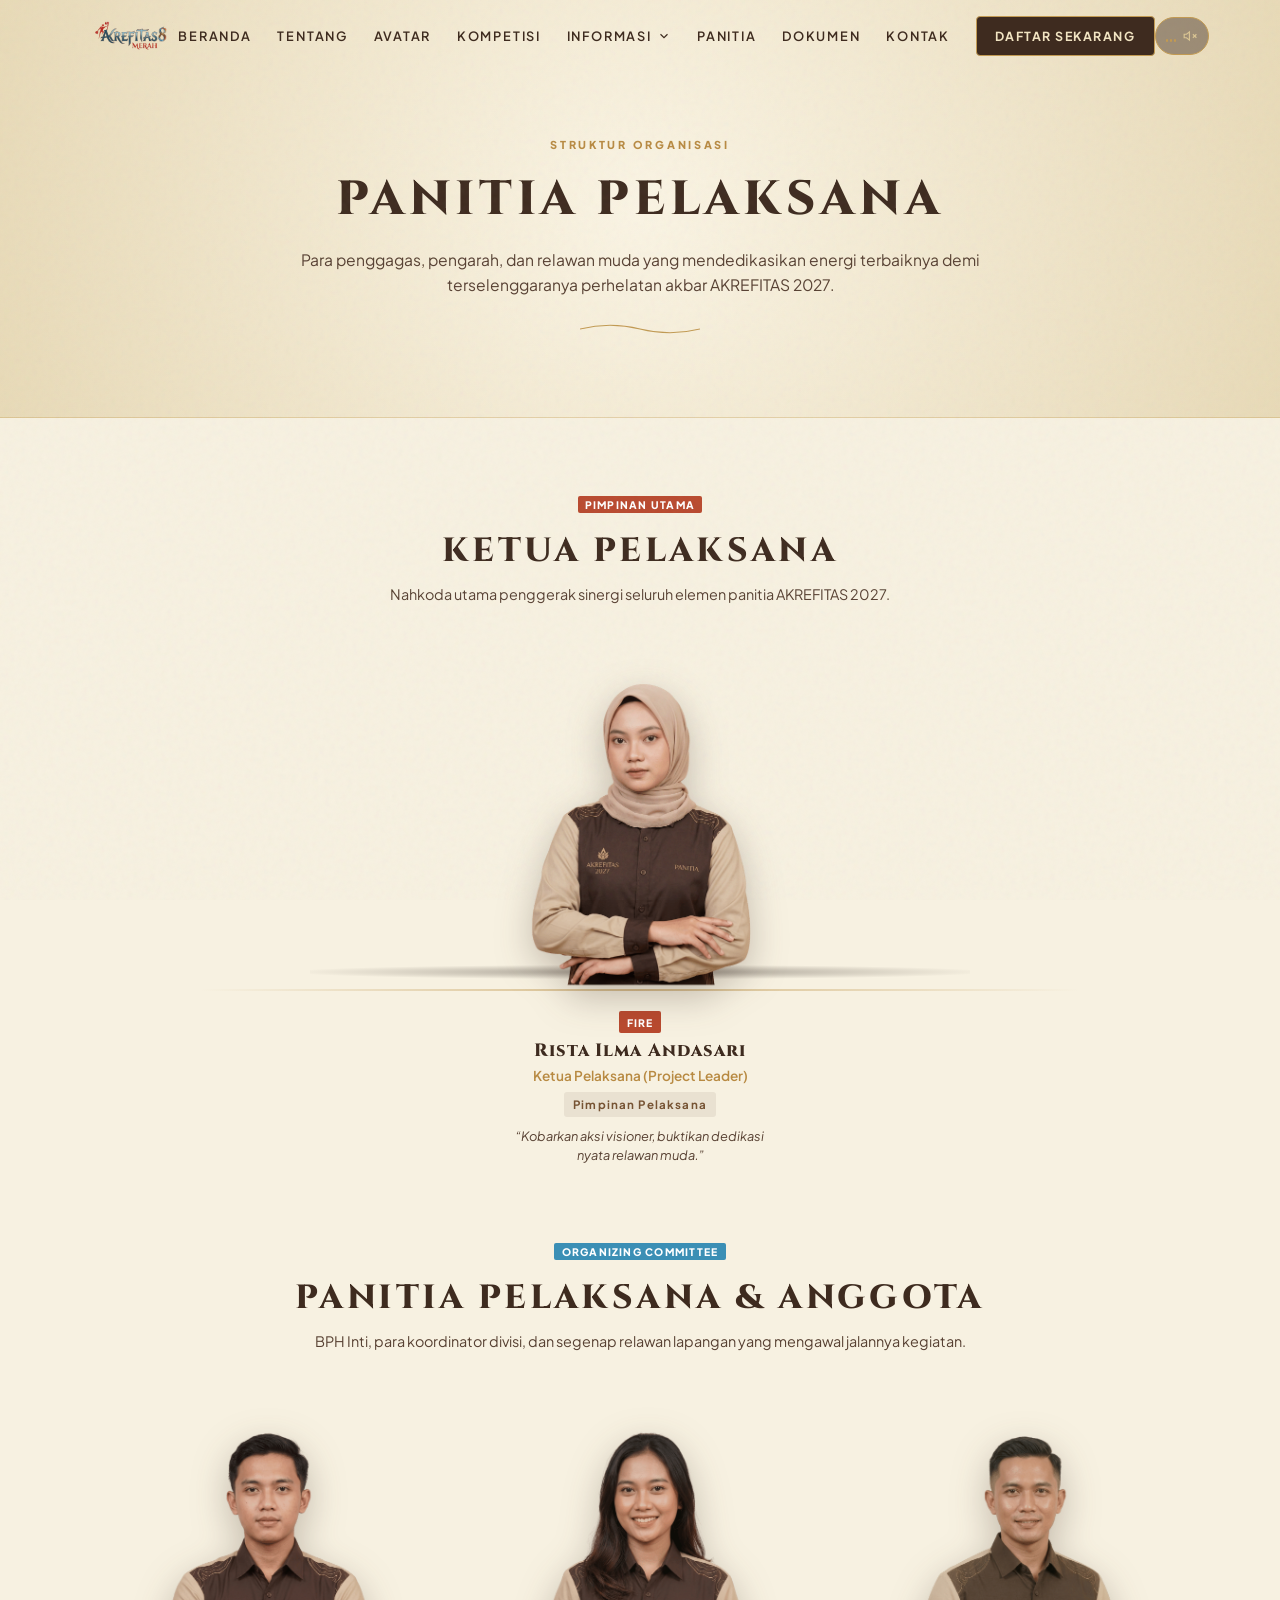
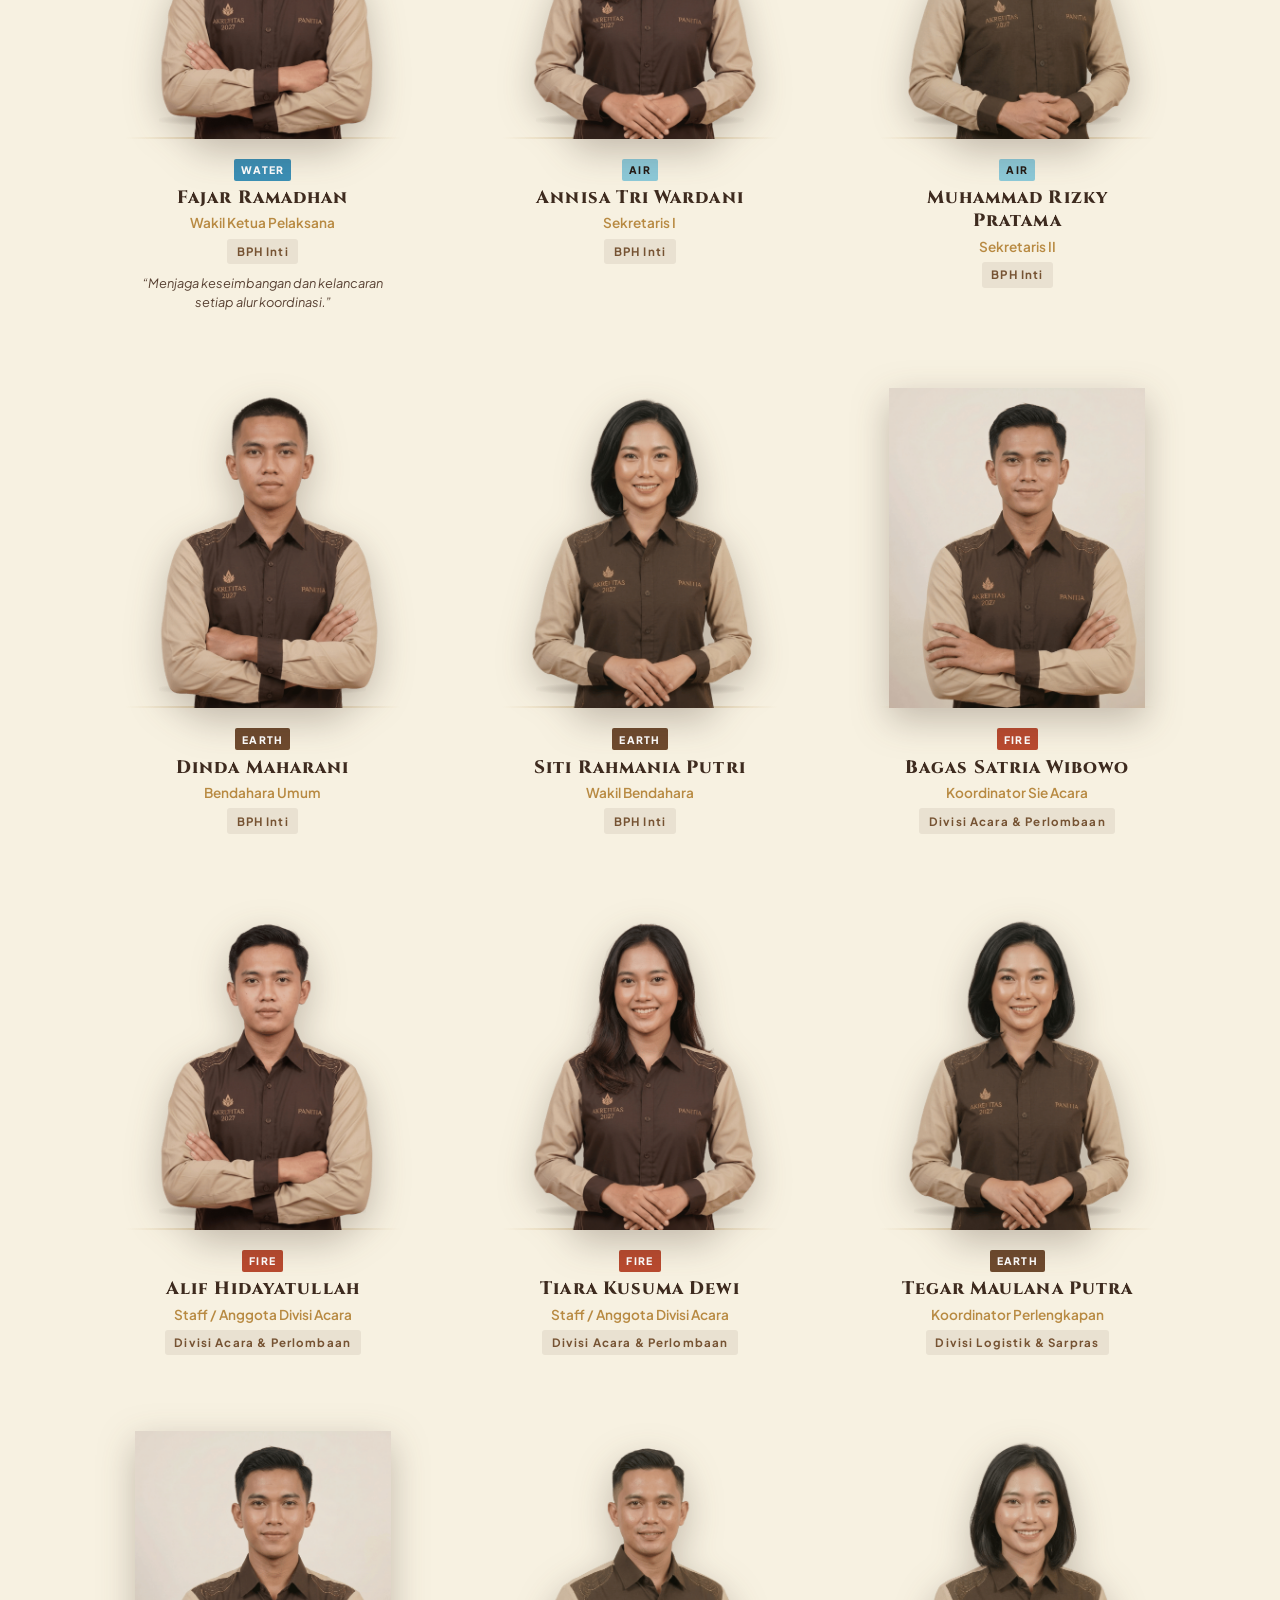
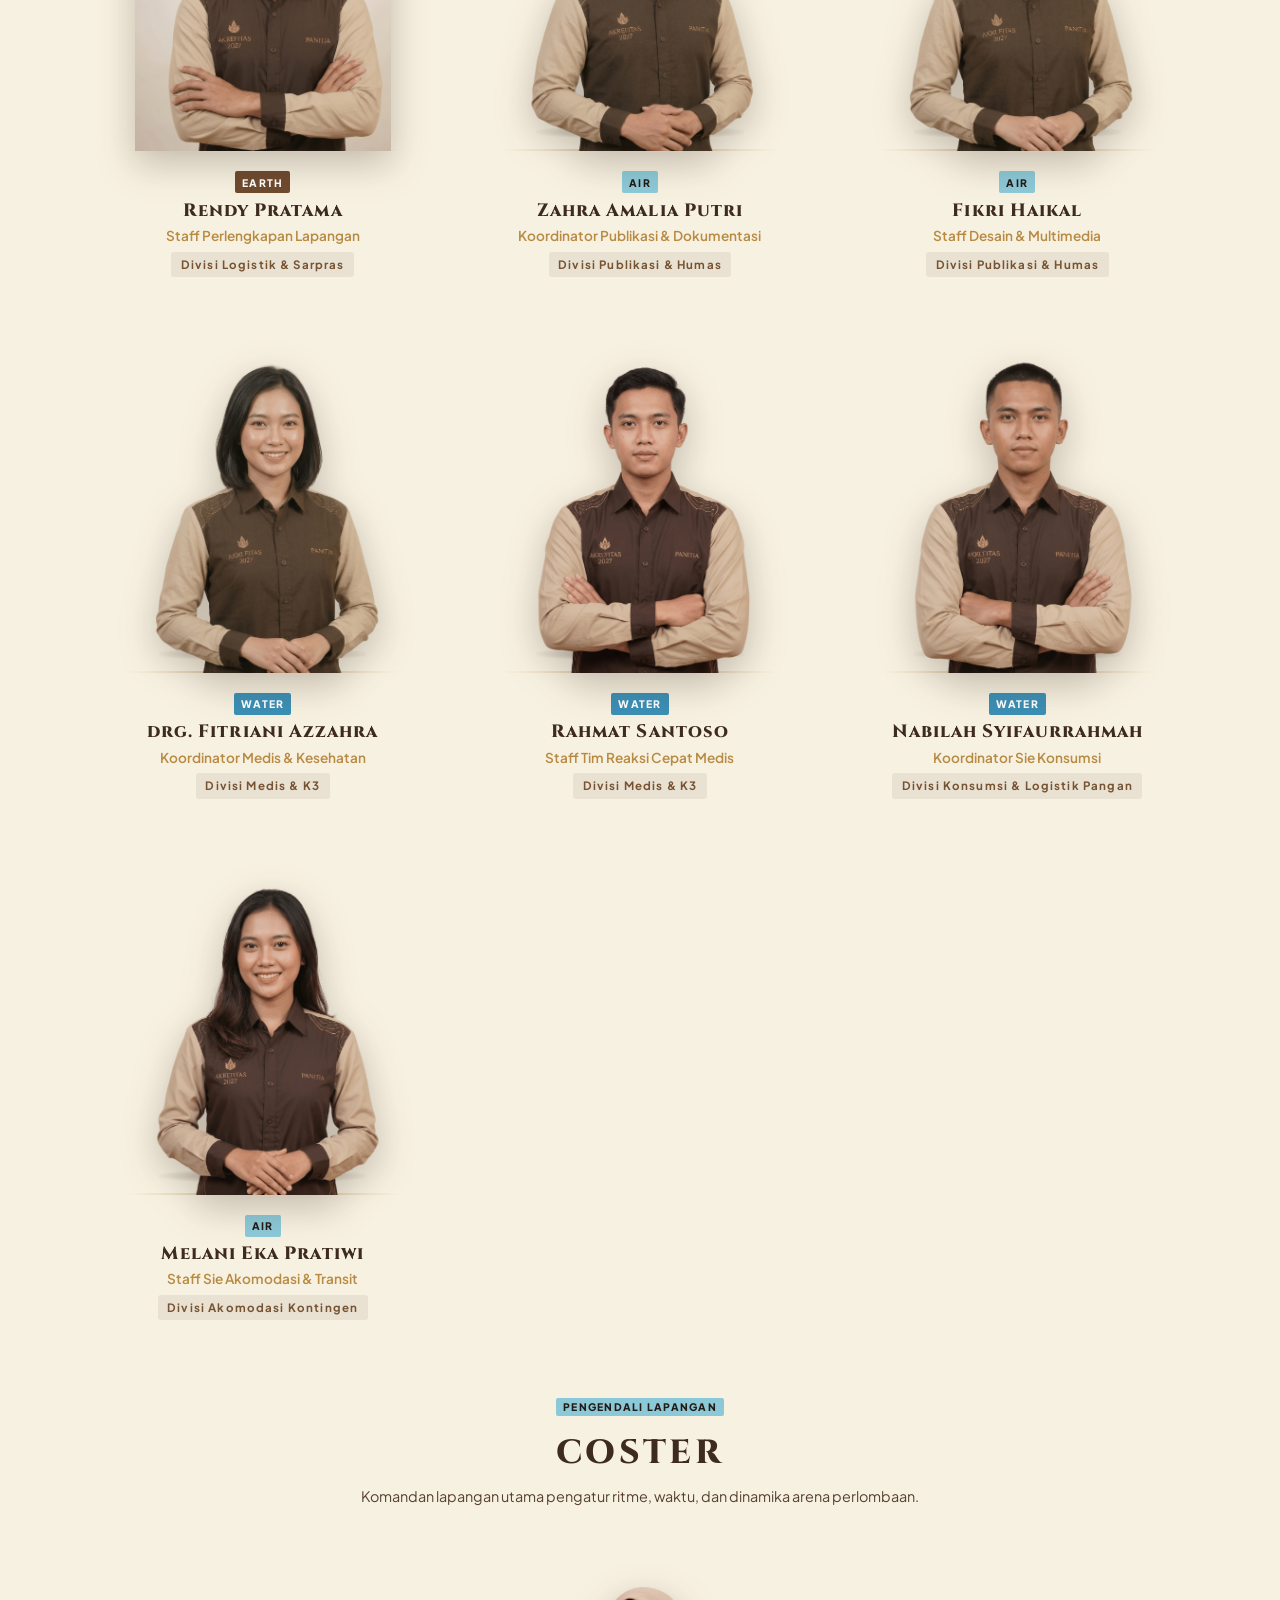
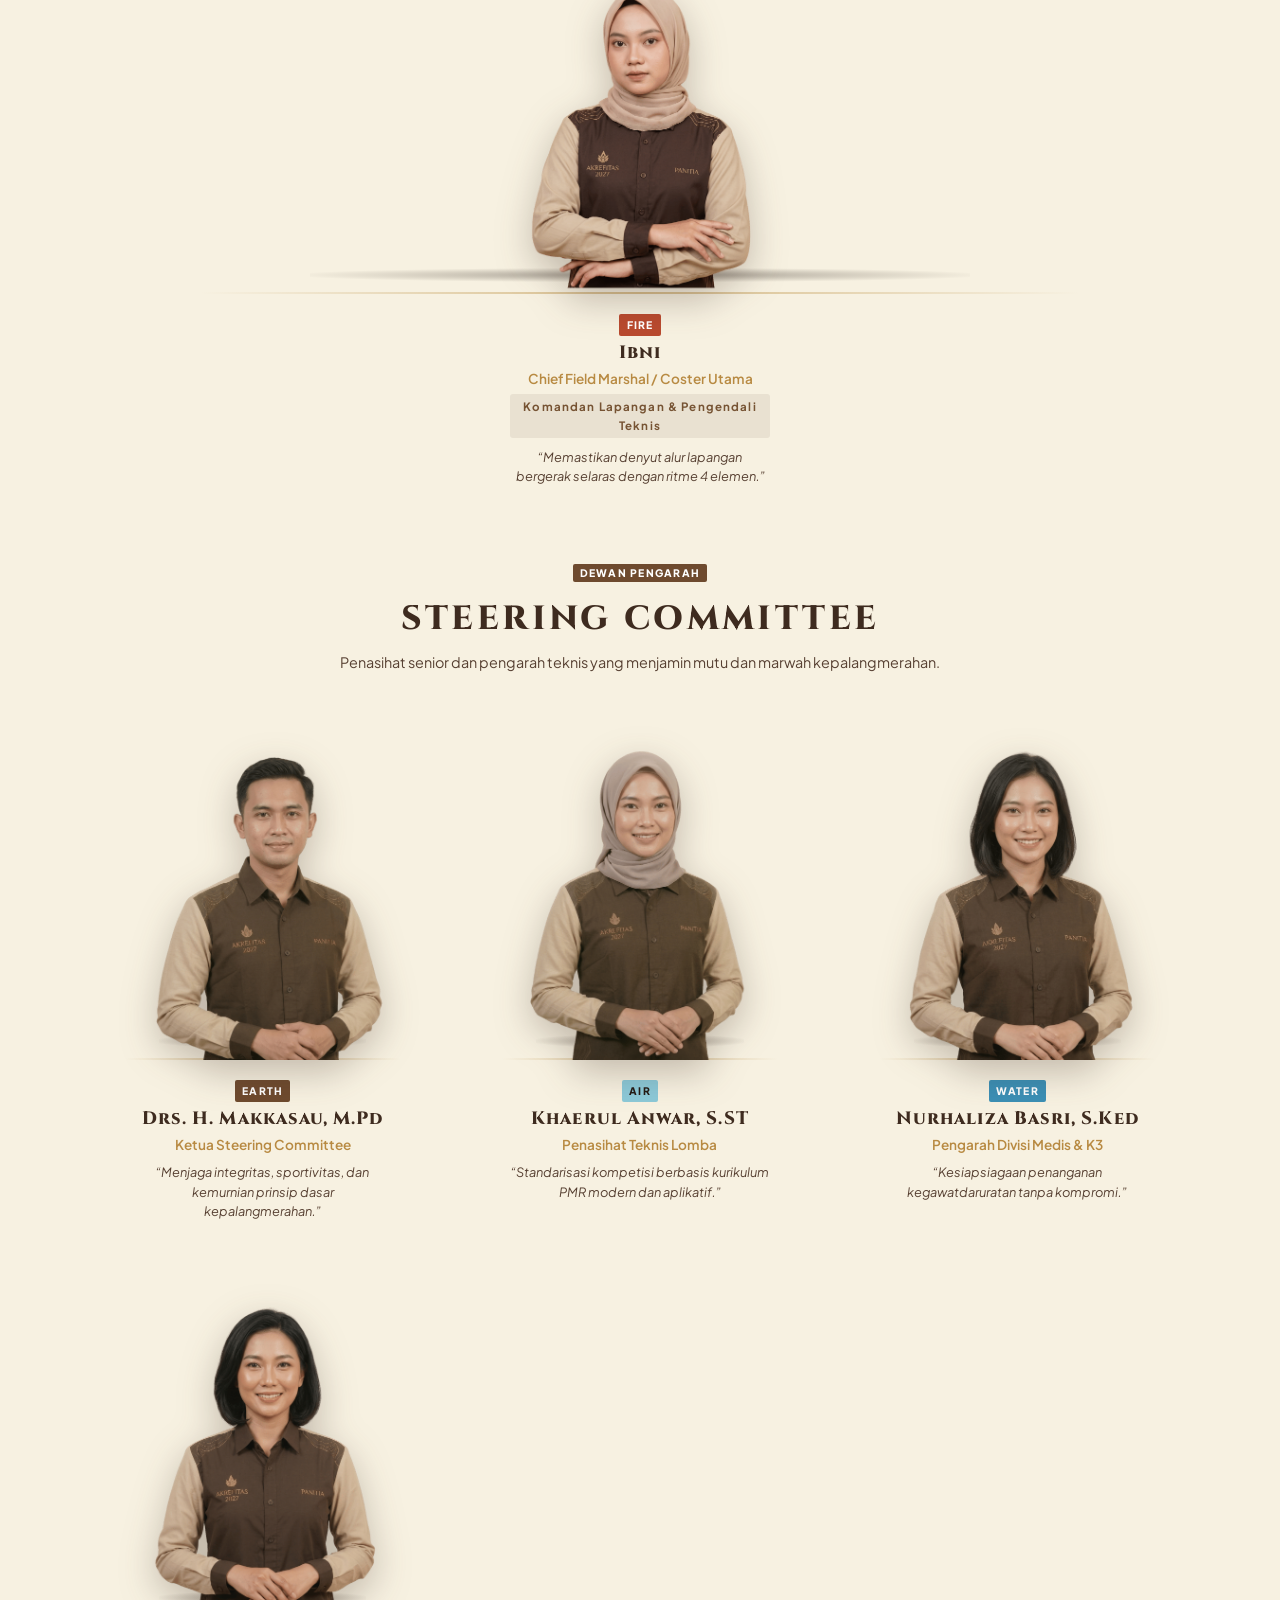
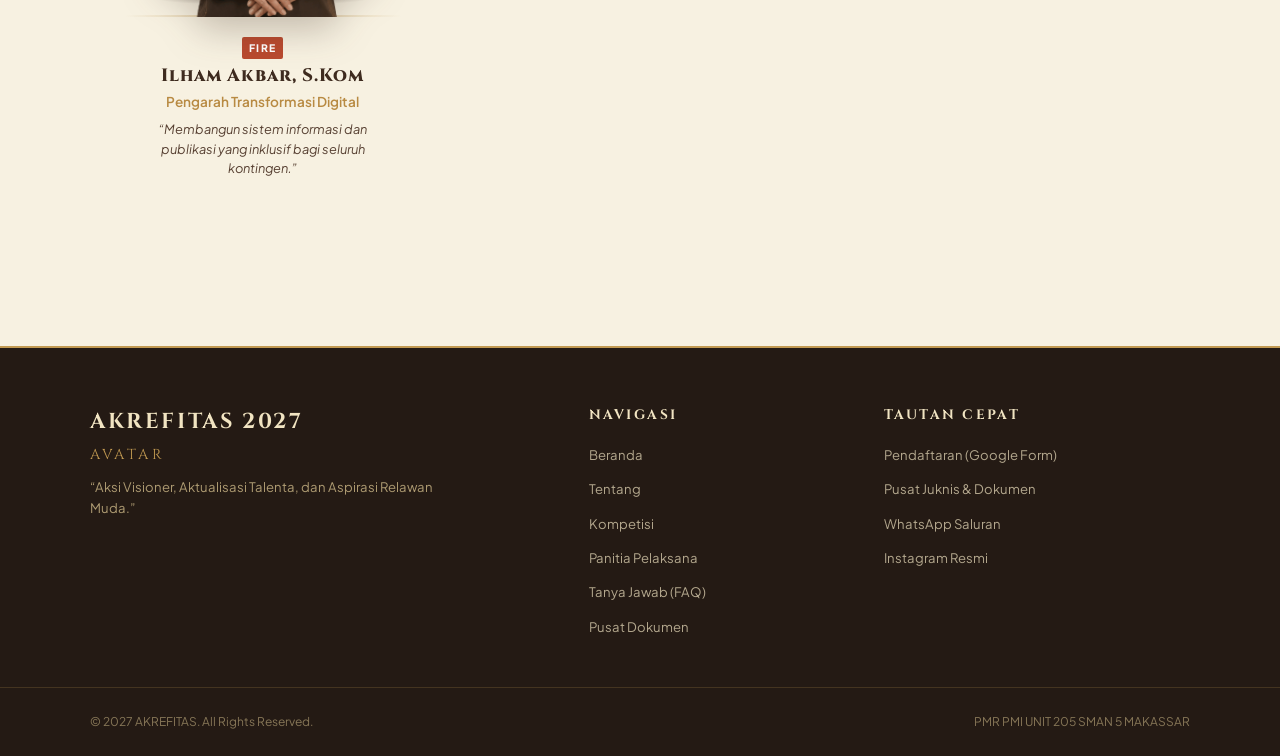
<file: panitia.html>
<!DOCTYPE html>
<html lang="id">
<head>
  <meta charset="UTF-8">
  <meta name="viewport" content="width=device-width, initial-scale=1.0">
  <title>Panitia Pelaksana — AKREFITAS 2027</title>
  
  <meta name="description" content="Struktur Lengkap Panitia Pelaksana, Coster, dan Steering Committee AKREFITAS 2027.">
  <meta name="theme-color" content="#3E2B1F">
  
  <link rel="preconnect" href="https://fonts.googleapis.com">
  <link rel="preconnect" href="https://fonts.gstatic.com" crossorigin>
  <link href="https://fonts.googleapis.com/css2?family=Cinzel:wght@600;700;800;900&family=Plus+Jakarta+Sans:wght@400;500;600;700&display=swap" rel="stylesheet">
  
  <link rel="stylesheet" href="css/style.css">

  <script src="js/config.js"></script>
  <script src="js/components/navbar.js" defer></script>
  <script src="js/components/footer.js" defer></script>
</head>
<body>

  <!-- Ambient Texture -->
  <div class="ancient-parchment-overlay" aria-hidden="true"></div>

  <!-- Reusable Navbar -->
  <site-navbar></site-navbar>

  <!-- HEADER PANITIA -->
  <header class="page-hero-section">
    <div class="container page-hero-content">
      <div class="section-badge">STRUKTUR ORGANISASI</div>
      <h1 class="page-title">PANITIA PELAKSANA</h1>
      <p class="page-subtitle">
        Para penggagas, pengarah, dan relawan muda yang mendedikasikan energi terbaiknya demi terselenggaranya perhelatan akbar AKREFITAS 2027.
      </p>
      <div class="section-divider-ornament">
        <svg viewBox="0 0 160 20" class="motif-divider"><path d="M0,10 Q40,0 80,10 Q120,20 160,10" fill="none" stroke="currentColor" stroke-width="1.5"/></svg>
      </div>
    </div>
  </header>

  <!-- MAIN COMMITTEE -->
  <main class="section panitia-main-section">
    <div class="container">

      <!-- TIER 1: KETUA PELAKSANA (FEATURED SPOTLIGHT) -->
      <section class="committee-tier leader-spotlight-tier">
        <div class="tier-header">
          <span class="comp-element badge-fire">PIMPINAN UTAMA</span>
          <h2 class="tier-title">KETUA PELAKSANA</h2>
          <p class="tier-desc">Nahkoda utama penggerak sinergi seluruh elemen panitia AKREFITAS 2027.</p>
        </div>
        <div class="leader-spotlight-wrap" id="chairpersonContainer">
          <!-- Dirender dari config.js -->
        </div>
      </section>

      <!-- TIER 2: PANITIA PELAKSANA (BPH, KOORDINATOR, & ANGGOTA) -->
      <section class="committee-tier">
        <div class="tier-header">
          <span class="comp-element badge-water">ORGANIZING COMMITTEE</span>
          <h2 class="tier-title">PANITIA PELAKSANA & ANGGOTA</h2>
          <p class="tier-desc">BPH Inti, para koordinator divisi, dan segenap relawan lapangan yang mengawal jalannya kegiatan.</p>
        </div>
        <div class="cutout-cast-grid" id="organizingContainer">
          <!-- Dirender dari config.js -->
        </div>
      </section>

      <!-- TIER 3: COSTER (1 ORANG - SEKARANG DI ATAS STEERING COMMITTEE) -->
      <section class="committee-tier coster-tier">
        <div class="tier-header">
          <span class="comp-element badge-air">PENGENDALI LAPANGAN</span>
          <h2 class="tier-title">COSTER</h2>
          <p class="tier-desc">Komandan lapangan utama pengatur ritme, waktu, dan dinamika arena perlombaan.</p>
        </div>
        <div class="coster-spotlight-wrap" id="costerContainer">
          <!-- Dirender dari config.js -->
        </div>
      </section>

      <!-- TIER 4: STEERING COMMITTEE (DEWAN PENGARAH) -->
      <section class="committee-tier">
        <div class="tier-header">
          <span class="comp-element badge-earth">DEWAN PENGARAH</span>
          <h2 class="tier-title">STEERING COMMITTEE</h2>
          <p class="tier-desc">Penasihat senior dan pengarah teknis yang menjamin mutu dan marwah kepalangmerahan.</p>
        </div>
        <div class="cutout-cast-grid" id="steeringContainer">
          <!-- Dirender dari config.js -->
        </div>
      </section>

    </div>
  </main>

  <!-- Reusable Footer -->
  <site-footer></site-footer>

  <!-- SCRIPT RENDER PANITIA -->
  <script>
    document.addEventListener("DOMContentLoaded", () => {
      if (typeof SITE_CONFIG === 'undefined' || !SITE_CONFIG.committee) return;

      const elementBadgeClasses = {
        EARTH: "badge-earth",
        WATER: "badge-water",
        FIRE: "badge-fire",
        AIR: "badge-air"
      };

      // Template Card Personil
      const renderMemberCard = (member, isSpecial = false) => {
        const badgeClass = elementBadgeClasses[member.element] || "badge-earth";
        const stageClass = isSpecial ? "pose-stage-wrap leader-stage" : "pose-stage-wrap";
        const imgClass = isSpecial ? "pose-cutout-img leader-img" : "pose-cutout-img";

        return `
          <div class="pose-person-item ${isSpecial ? 'leader-item' : ''}">
            <div class="${stageClass}">
              <img src="${member.image}" alt="${member.name}" class="${imgClass}" 
                   onerror="this.onerror=null; this.src='data:image/svg+xml,%3Csvg xmlns=\\'http://www.w3.org/2000/svg\\' viewBox=\\'0 0 200 300\\' fill=\\'%23C29A52\\' opacity=\\'0.3\\'%3E%3Cpath d=\\'M100 40a40 40 0 1 0 0 80 40 40 0 0 0 0-80zm0 100c-44 0-80 25-80 60v60h160v-60c0-35-36-60-80-60z\\'/%3E%3C/svg%3E';">
              <div class="pose-natural-shadow"></div>
              <div class="pose-pedestal"></div>
            </div>
            <div class="pose-person-info">
              <span class="comp-element ${badgeClass}">${member.element}</span>
              <h3 class="person-name">${member.name}</h3>
              <p class="person-role">${member.role}</p>
              ${member.division ? `<span class="person-div-tag">${member.division}</span>` : ''}
              ${member.quote ? `<p class="person-quote">&ldquo;${member.quote}&rdquo;</p>` : ''}
            </div>
          </div>
        `;
      };

      // 1. Render Ketua Pelaksana (Spotlight Teratas)
      const chairEl = document.getElementById("chairpersonContainer");
      if (chairEl && SITE_CONFIG.committee.chairperson) {
        chairEl.innerHTML = renderMemberCard(SITE_CONFIG.committee.chairperson, true);
      }

      // 2. Render Panitia Pelaksana & Anggota
      const organizingEl = document.getElementById("organizingContainer");
      if (organizingEl && SITE_CONFIG.committee.organizingTeam) {
        organizingEl.innerHTML = SITE_CONFIG.committee.organizingTeam.map(m => renderMemberCard(m, false)).join("");
      }

      // 3. Render Coster (1 Orang - Di Atas Steering Committee)
      const costerEl = document.getElementById("costerContainer");
      if (costerEl && SITE_CONFIG.committee.coster) {
        costerEl.innerHTML = renderMemberCard(SITE_CONFIG.committee.coster, true);
      }

      // 4. Render Steering Committee (Dewan Pengarah)
      const steeringEl = document.getElementById("steeringContainer");
      if (steeringEl && SITE_CONFIG.committee.steering) {
        steeringEl.innerHTML = SITE_CONFIG.committee.steering.map(m => renderMemberCard(m, false)).join("");
      }
    });
  </script>
</body>
</html>
</file>
<file: css/style.css>
/* ==========================================================================
   AKREFITAS 2027 — ANCIENT ELEMENTAL PALETTE & MOBILE-FIRST STYLES
   ========================================================================== */

:root {
  /* Primary Parchment / Antique tones (70%) */
  --color-parchment-antique: #E8D29A;
  --color-parchment-warm:    #D9BC78;
  --color-parchment-old:     #F1E4C2;
  --color-sand:              #CFAE70;
  --color-ochre:             #B88A42;
  --color-gold-antique:      #C29A52;
  --color-parchment-bg:      #F7F1E1;
  --color-parchment-card:    #EFE4C8;

  /* Dark Brown / Ink (15%) */
  --color-brown-warm:        #765333;
  --color-brown-deep:        #3E2B1F;
  --color-ink-deep:          #241A14;
  --color-ink-faded:         #574032;

  /* Elemental Accents (15%) */
  --color-water:             #3B8FB5;
  --color-air:               #8CC9D8;
  --color-fire-red:          #B94A2F;
  --color-fire-orange:       #D66A32;
  --color-earth-brown:       #6E4A2E;
  --color-olive-muted:       #68704A;

  /* Fonts */
  --font-display: 'Cinzel', serif;
  --font-body:    'Plus Jakarta Sans', -apple-system, BlinkMacSystemFont, 'Segoe UI', Roboto, sans-serif;

  /* Layout & Transitions */
  --max-width: 1140px;
  --transition-smooth: all 0.28s cubic-bezier(0.16, 1, 0.3, 1);
}

/* Base Reset & Mobile Viewport Setup */
*, *::before, *::after {
  box-sizing: border-box;
  margin: 0;
  padding: 0;
  -webkit-tap-highlight-color: transparent;
}

html {
  scroll-behavior: smooth;
  font-size: 16px;
  background-color: var(--color-parchment-bg);
  color: var(--color-ink-deep);
}

body {
  font-family: var(--font-body);
  line-height: 1.65;
  overflow-x: hidden;
  position: relative;
  background-color: var(--color-parchment-bg);
  word-wrap: break-word;
}

body.menu-locked {
  overflow: hidden;
  touch-action: none;
}

/* Ambient Paper Texture */
.ancient-parchment-overlay {
  position: fixed;
  inset: 0;
  pointer-events: none;
  z-index: 998;
  opacity: 0.045;
  background-image: url("data:image/svg+xml,%3Csvg viewBox='0 0 200 200' xmlns='http://www.w3.org/2000/svg'%3E%3Cfilter id='noiseFilter'%3E%3CfeTurbulence type='fractalNoise' baseFrequency='0.8' numOctaves='3' stitchTiles='stitch'/%3E%3C/filter%3E%3Crect width='100%25' height='100%25' filter='url(%23noiseFilter)'/%3E%3C/svg%3E");
}

.container {
  width: 100%;
  max-width: var(--max-width);
  margin: 0 auto;
  padding: 0 1.25rem;
}

/* ==========================================================================
   NAVBAR & MOBILE DRAWER
   ========================================================================== */
.navbar {
  position: fixed;
  top: 0;
  left: 0;
  width: 100%;
  z-index: 1000;
  padding: 1rem 0;
  transition: var(--transition-smooth);
}

.navbar.scrolled {
  background-color: rgba(62, 43, 31, 0.96);
  backdrop-filter: blur(12px);
  -webkit-backdrop-filter: blur(12px);
  padding: 0.75rem 0;
  box-shadow: 0 4px 18px rgba(36, 26, 20, 0.3);
  border-bottom: 1px solid rgba(194, 154, 82, 0.3);
}

.nav-container {
  display: flex;
  align-items: center;
  justify-content: space-between;
  position: relative;
}

.nav-brand {
  display: flex;
  align-items: center;
  gap: 0.6rem;
  text-decoration: none;
  color: var(--color-brown-deep);
  z-index: 1002;
}

.navbar.scrolled .nav-brand {
  color: var(--color-parchment-antique);
}

.brand-glyph {
  width: 34px;
  height: 34px;
  flex-shrink: 0;
}

.brand-text {
  display: flex;
  flex-direction: column;
  line-height: 1;
  font-family: var(--font-display);
}

.brand-text strong {
  font-size: 1.1rem;
  letter-spacing: 0.12em;
}

.brand-text small {
  font-size: 0.68rem;
  color: var(--color-gold-antique);
  letter-spacing: 0.22em;
}

.nav-menu {
  display: flex;
  align-items: center;
  gap: 1.6rem;
}

.nav-link {
  font-size: 0.8rem;
  font-weight: 600;
  letter-spacing: 0.14em;
  text-decoration: none;
  color: var(--color-brown-deep);
  position: relative;
  transition: var(--transition-smooth);
}

.navbar.scrolled .nav-link {
  color: var(--color-parchment-old);
}

.nav-cta {
  font-size: 0.78rem;
  font-weight: 700;
  letter-spacing: 0.12em;
  text-decoration: none;
  padding: 0.55rem 1.15rem;
  border-radius: 4px;
  background-color: var(--color-brown-deep);
  color: var(--color-parchment-old);
  border: 1px solid var(--color-gold-antique);
  transition: var(--transition-smooth);
  white-space: nowrap;
}

.navbar.scrolled .nav-cta {
  background-color: var(--color-gold-antique);
  color: var(--color-brown-deep);
}
/* ==========================================================================
   HAMBURGER BUTTON - VERTICAL STACK (MENUMPUK KE BAWAH)
   ========================================================================== */
.hamburger-btn,
.hamburger-btn.hamburger-vertical {
  display: none; /* Desktop hidden */
}

@media (max-width: 768px) {
  .hamburger-btn,
  .hamburger-btn.hamburger-vertical {
    /* PAKSA ORIENTASI MENUMPUK KE BAWAH */
    display: flex !important;
    flex-direction: column !important;
    justify-content: center !important;
    align-items: center !important;
    gap: 5px !important; /* Jarak tumpukan antar garis */

    width: 44px !important;
    height: 44px !important;
    padding: 0 !important;
    
    background: rgba(30, 20, 15, 0.88) !important;
    border: 1.5px solid var(--color-gold, #C29A52) !important;
    border-radius: 10px !important;
    cursor: pointer !important;
    touch-action: manipulation;
    -webkit-tap-highlight-color: transparent;
    box-shadow: 0 4px 12px rgba(0, 0, 0, 0.5), inset 0 0 8px rgba(194, 154, 82, 0.2);
    z-index: 1002;
    position: relative;
    box-sizing: border-box;
  }

  .hamburger-btn:active {
    transform: scale(0.92);
    background: rgba(194, 154, 82, 0.25) !important;
  }

  /* KETIGA GARIS BERTUMPUK */
  .hamburger-btn span,
  .hamburger-btn .v-bar {
    display: block !important;
    height: 3px !important;
    background-color: var(--color-gold, #C29A52) !important;
    border-radius: 3px !important;
    margin: 0 !important;
    transition: transform 0.25s ease, opacity 0.2s ease, width 0.2s ease !important;
    transform-origin: center;
  }

  /* Lebar garis horizontal yang bertumpuk */
  .hamburger-btn .bar-top,
  .hamburger-btn span:nth-child(1) {
    width: 22px !important;
  }

  .hamburger-btn .bar-mid,
  .hamburger-btn span:nth-child(2) {
    width: 16px !important; /* Sedikit lebih ramping di tengah */
  }

  .hamburger-btn .bar-bot,
  .hamburger-btn span:nth-child(3) {
    width: 22px !important;
  }

  /* SAAT MENU DIBUKA (ANIMASI MENJADI X / SILANG) */
  .hamburger-btn.open {
    border-color: #ff6b6b !important;
    background: rgba(50, 15, 15, 0.92) !important;
  }

  .hamburger-btn.open span,
  .hamburger-btn.open .v-bar {
    background-color: #ff7b7b !important;
  }

  .hamburger-btn.open .bar-top,
  .hamburger-btn.open span:nth-child(1) {
    width: 22px !important;
    transform: translateY(8px) rotate(45deg) !important;
  }

  .hamburger-btn.open .bar-mid,
  .hamburger-btn.open span:nth-child(2) {
    opacity: 0 !important;
    transform: scaleX(0) !important;
  }

  .hamburger-btn.open .bar-bot,
  .hamburger-btn.open span:nth-child(3) {
    width: 22px !important;
    transform: translateY(-8px) rotate(-45deg) !important;
  }
}
.navbar.scrolled .hamburger-btn span {
  background-color: var(--color-parchment-old);
}

/* Nav Backdrop for Mobile */
.nav-backdrop {
  position: fixed;
  inset: 0;
  background-color: rgba(36, 26, 20, 0.65);
  backdrop-filter: blur(4px);
  -webkit-backdrop-filter: blur(4px);
  opacity: 0;
  pointer-events: none;
  transition: var(--transition-smooth);
  z-index: 999;
}

.nav-backdrop.active {
  opacity: 1;
  pointer-events: auto;
}

/* ==========================================================================
   BUTTONS
   ========================================================================== */
.btn {
  display: inline-flex;
  align-items: center;
  justify-content: center;
  gap: 0.55rem;
  font-family: var(--font-body);
  font-size: 0.85rem;
  font-weight: 700;
  letter-spacing: 0.1em;
  text-decoration: none;
  padding: 0.85rem 1.6rem;
  border-radius: 4px;
  transition: var(--transition-smooth);
  cursor: pointer;
  text-align: center;
  min-height: 46px;
}

.btn-primary {
  background: linear-gradient(135deg, var(--color-brown-deep), var(--color-ink-deep));
  color: var(--color-parchment-antique);
  border: 1px solid var(--color-gold-antique);
  box-shadow: 0 4px 14px rgba(36, 26, 20, 0.2);
}

.btn-primary:active {
  transform: scale(0.98);
}

.btn-secondary {
  background: transparent;
  color: var(--color-brown-deep);
  border: 1px solid var(--color-brown-warm);
}

.btn-secondary:active {
  background-color: rgba(118, 83, 51, 0.12);
}

.btn-arrow {
  width: 16px;
  height: 16px;
  flex-shrink: 0;
}

/* ==========================================================================
   HERO SECTION
   ========================================================================== */
.hero-section {
  min-height: 100svh; /* Modern safe mobile viewport height */
  position: relative;
  display: flex;
  align-items: center;
  justify-content: center;
  text-align: center;
  padding: 6.5rem 1.25rem 4.5rem;
  overflow: hidden;
  background: radial-gradient(circle at center, #FBF6E9 0%, #EDE1C5 60%, #DFCDA5 100%);
}

.hero-mandala-wrap {
  position: absolute;
  top: 50%;
  left: 50%;
  transform: translate(-50%, -50%);
  width: min(90vw, 640px);
  height: min(90vw, 640px);
  pointer-events: none;
  opacity: 0.22;
  animation: rotateSlow 140s linear infinite;
}

@keyframes rotateSlow {
  from { transform: translate(-50%, -50%) rotate(0deg); }
  to   { transform: translate(-50%, -50%) rotate(360deg); }
}

.hero-mandala {
  width: 100%;
  height: 100%;
}

.ring-outer, .ring-middle, .ring-inner {
  fill: none;
  stroke: var(--color-brown-warm);
  stroke-width: 1.5;
}

.ring-dash {
  fill: none;
  stroke: var(--color-gold-antique);
  stroke-width: 1.5;
  stroke-dasharray: 6 4;
}

.element-curve {
  fill: none;
  stroke-width: 1.5;
}
.water-wave { stroke: var(--color-water); opacity: 0.8; }
.air-spiral { stroke: var(--color-air); opacity: 0.8; }

.hero-content {
  position: relative;
  z-index: 2;
  max-width: 780px;
}

.hero-eyebrow {
  font-size: 0.72rem;
  letter-spacing: 0.28em;
  color: var(--color-brown-warm);
  font-weight: 700;
  margin-bottom: 1rem;
}

.hero-title {
  font-family: var(--font-display);
  font-weight: 900;
  line-height: 1;
  color: var(--color-brown-deep);
  display: flex;
  flex-direction: column;
  align-items: center;
  margin-bottom: 1.25rem;
}

.hero-title-main {
  font-size: clamp(2.4rem, 10vw, 5.5rem);
  letter-spacing: 0.08em;
}

.hero-title-year {
  font-size: clamp(1.4rem, 5vw, 2.8rem);
  color: var(--color-gold-antique);
  letter-spacing: 0.35em;
  margin-top: 0.3rem;
}

.theme-emblem {
  display: inline-flex;
  align-items: center;
  justify-content: center;
  gap: 0.8rem;
  margin-bottom: 1.25rem;
}

.theme-name {
  font-family: var(--font-display);
  font-size: clamp(1.1rem, 3.5vw, 1.4rem);
  font-weight: 800;
  letter-spacing: 0.35em;
  color: var(--color-ink-deep);
}

.elemental-dot {
  width: 7px;
  height: 7px;
  border-radius: 50%;
  flex-shrink: 0;
}

.dot-water { background-color: var(--color-water); }
.dot-earth { background-color: var(--color-earth-brown); }
.dot-fire  { background-color: var(--color-fire-red); }
.dot-air   { background-color: var(--color-air); }

.hero-tagline {
  font-size: clamp(0.95rem, 2.5vw, 1.1rem);
  font-weight: 500;
  color: var(--color-ink-faded);
  max-width: 600px;
  margin: 0 auto 2rem;
  line-height: 1.55;
  padding: 0 0.5rem;
}

.hero-action-group {
  display: flex;
  gap: 0.85rem;
  justify-content: center;
  flex-wrap: wrap;
}

.scroll-cue {
  position: absolute;
  bottom: 1.5rem;
  left: 50%;
  transform: translateX(-50%);
  display: flex;
  flex-direction: column;
  align-items: center;
  gap: 0.4rem;
  text-decoration: none;
  color: var(--color-brown-warm);
  font-size: 0.65rem;
  letter-spacing: 0.22em;
}

.cue-line {
  width: 1px;
  height: 28px;
  background: linear-gradient(to bottom, var(--color-brown-warm), transparent);
  animation: pulseCue 2s infinite ease-in-out;
}

@keyframes pulseCue {
  0%, 100% { transform: scaleY(0.4); opacity: 0.4; }
  50%      { transform: scaleY(1); opacity: 1; }
}

/* ==========================================================================
   SECTIONS GENERAL
   ========================================================================== */
.section {
  padding: 4.5rem 0;
  position: relative;
}

.section-badge {
  font-size: 0.68rem;
  font-weight: 800;
  letter-spacing: 0.25em;
  color: var(--color-ochre);
  text-align: center;
  margin-bottom: 0.35rem;
}

.section-title {
  font-family: var(--font-display);
  font-size: clamp(1.6rem, 5vw, 2.4rem);
  color: var(--color-brown-deep);
  text-align: center;
  letter-spacing: 0.08em;
  font-weight: 800;
  line-height: 1.25;
}

.section-subtitle {
  text-align: center;
  color: var(--color-ink-faded);
  max-width: 580px;
  margin: 0.6rem auto 2.5rem;
  font-size: 0.92rem;
  line-height: 1.6;
  padding: 0 0.5rem;
}

.section-divider-ornament {
  display: flex;
  justify-content: center;
  margin: 0.75rem 0 2rem;
}

.motif-divider {
  width: 120px;
  height: 16px;
  color: var(--color-gold-antique);
}

/* ==========================================================================
   COUNTDOWN SECTION
   ========================================================================== */
.countdown-section {
  padding: 1.5rem 0;
  margin-top: -2.5rem;
  position: relative;
  z-index: 10;
}

.countdown-card {
  background-color: var(--color-brown-deep);
  border: 1px solid var(--color-gold-antique);
  border-radius: 6px;
  padding: 1.6rem 1.2rem;
  box-shadow: 0 12px 28px rgba(36, 26, 20, 0.22);
  color: var(--color-parchment-old);
}

.countdown-header {
  display: flex;
  align-items: center;
  justify-content: center;
  gap: 0.8rem;
  margin-bottom: 1.25rem;
}

.countdown-header .ornament-line {
  height: 1px;
  flex: 1;
  max-width: 70px;
  background-color: rgba(194, 154, 82, 0.4);
}

.countdown-title {
  font-family: var(--font-display);
  font-size: 0.78rem;
  letter-spacing: 0.18em;
  color: var(--color-parchment-antique);
  font-weight: 700;
  text-align: center;
}

.countdown-grid {
  display: grid;
  grid-template-columns: repeat(4, 1fr);
  gap: 0.75rem;
  max-width: 620px;
  margin: 0 auto;
}

.countdown-box {
  background: rgba(36, 26, 20, 0.55);
  border: 1px solid rgba(194, 154, 82, 0.3);
  padding: 0.9rem 0.4rem;
  border-radius: 4px;
  text-align: center;
}

.countdown-number {
  display: block;
  font-family: var(--font-display);
  font-size: 1.8rem;
  font-weight: 800;
  color: var(--color-parchment-old);
  line-height: 1;
  margin-bottom: 0.25rem;
}

.countdown-label {
  font-size: 0.62rem;
  letter-spacing: 0.2em;
  color: var(--color-gold-antique);
  font-weight: 700;
}

.countdown-status {
  text-align: center;
  margin-top: 1rem;
  font-size: 0.82rem;
  color: var(--color-parchment-warm);
}

/* ==========================================================================
   ABOUT SECTION
   ========================================================================== */
.about-grid {
  display: grid;
  grid-template-columns: 1.15fr 0.85fr;
  gap: 2.5rem;
  align-items: center;
}

.about-prose p {
  margin-bottom: 1.25rem;
  color: var(--color-ink-faded);
  font-size: 0.95rem;
}

.lead-text {
  font-size: 1.05rem !important;
  color: var(--color-brown-deep) !important;
  line-height: 1.7;
}

.about-pillars {
  display: flex;
  flex-direction: column;
  gap: 0.85rem;
  margin-top: 1.25rem;
}

.pillar-item {
  display: flex;
  align-items: flex-start;
  gap: 0.75rem;
  font-size: 0.88rem;
  color: var(--color-ink-deep);
  line-height: 1.5;
}

.pillar-bullet {
  width: 9px;
  height: 9px;
  border-radius: 50%;
  margin-top: 0.35rem;
  flex-shrink: 0;
}

.water-bullet { background-color: var(--color-water); }
.earth-bullet { background-color: var(--color-earth-brown); }
.fire-bullet  { background-color: var(--color-fire-red); }
.air-bullet   { background-color: var(--color-air); }

/* Circular Balance Wheel Visual */
.about-visual-panel {
  display: flex;
  flex-direction: column;
  align-items: center;
}

.balance-circle {
  width: 220px;
  height: 220px;
  border-radius: 50%;
  position: relative;
  overflow: hidden;
  box-shadow: 0 8px 24px rgba(62, 43, 31, 0.16);
  border: 2px solid var(--color-gold-antique);
}

.circle-quadrant {
  position: absolute;
  width: 50%;
  height: 50%;
}

.q-water { top: 0; left: 0; background-color: var(--color-water); }
.q-earth { top: 0; right: 0; background-color: var(--color-earth-brown); }
.q-fire  { bottom: 0; right: 0; background-color: var(--color-fire-red); }
.q-air   { bottom: 0; left: 0; background-color: var(--color-air); }

.circle-core {
  position: absolute;
  top: 50%;
  left: 50%;
  transform: translate(-50%, -50%);
  width: 90px;
  height: 90px;
  background-color: var(--color-parchment-bg);
  border-radius: 50%;
  display: flex;
  flex-direction: column;
  align-items: center;
  justify-content: center;
  border: 2px solid var(--color-gold-antique);
  font-family: var(--font-display);
  font-weight: 800;
  text-align: center;
  color: var(--color-brown-deep);
  box-shadow: 0 4px 12px rgba(36, 26, 20, 0.18);
}

.circle-core span { font-size: 0.75rem; letter-spacing: 0.12em; }
.circle-core small { font-size: 0.58rem; color: var(--color-ochre); letter-spacing: 0.18em; }

.balance-caption {
  margin-top: 1.25rem;
  font-size: 0.84rem;
  font-style: italic;
  color: var(--color-brown-warm);
  text-align: center;
  padding: 0 0.5rem;
}

/* ==========================================================================
   THE FOUR ELEMENTS SECTION
   ========================================================================== */
.avatar-concept-section {
  background-color: #EFE4C8;
  border-top: 1px solid rgba(194, 154, 82, 0.3);
  border-bottom: 1px solid rgba(194, 154, 82, 0.3);
}

.elements-harmony-grid {
  display: grid;
  grid-template-columns: repeat(4, 1fr);
  gap: 1.2rem;
}

.element-card {
  background-color: var(--color-parchment-bg);
  border: 1px solid rgba(118, 83, 51, 0.22);
  border-radius: 4px;
  padding: 1.6rem 1.25rem;
  display: flex;
  flex-direction: column;
  position: relative;
  transition: var(--transition-smooth);
}

.element-glyph-box {
  width: 44px;
  height: 44px;
  margin-bottom: 1rem;
}

.element-svg {
  width: 100%;
  height: 100%;
}

.card-water .element-svg { stroke: var(--color-water); }
.card-earth .element-svg { stroke: var(--color-earth-brown); }
.card-fire  .element-svg { stroke: var(--color-fire-red); }
.card-air   .element-svg { stroke: var(--color-air); }

.element-sub {
  font-size: 0.62rem;
  font-weight: 800;
  letter-spacing: 0.18em;
  color: var(--color-ochre);
  display: block;
  margin-bottom: 0.2rem;
}

.element-name {
  font-family: var(--font-display);
  font-size: 1.25rem;
  font-weight: 800;
  letter-spacing: 0.08em;
  color: var(--color-brown-deep);
  margin-bottom: 0.65rem;
}

.element-desc {
  font-size: 0.84rem;
  color: var(--color-ink-faded);
  line-height: 1.6;
  margin-bottom: 1.25rem;
  flex-grow: 1;
}

.element-footer-line {
  height: 3px;
  width: 36px;
  border-radius: 2px;
}

.card-water .element-footer-line { background-color: var(--color-water); }
.card-earth .element-footer-line { background-color: var(--color-earth-brown); }
.card-fire  .element-footer-line { background-color: var(--color-fire-red); }
.card-air   .element-footer-line { background-color: var(--color-air); }

/* ==========================================================================
   TIMELINE SECTION
   ========================================================================== */
.elemental-timeline {
  display: flex;
  flex-direction: column;
  position: relative;
  max-width: 760px;
  margin: 0 auto;
}

.elemental-timeline::before {
  content: '';
  position: absolute;
  top: 15px;
  bottom: 15px;
  left: 20px;
  width: 2px;
  background: linear-gradient(to bottom, var(--color-parchment-warm), var(--color-brown-warm), var(--color-gold-antique));
}

.timeline-step {
  display: flex;
  align-items: flex-start;
  gap: 1.25rem;
  margin-bottom: 1.6rem;
  position: relative;
}

.timeline-node {
  width: 42px;
  height: 42px;
  border-radius: 50%;
  background-color: var(--color-brown-deep);
  border: 2px solid var(--color-gold-antique);
  display: flex;
  align-items: center;
  justify-content: center;
  font-family: var(--font-display);
  font-size: 0.85rem;
  font-weight: 800;
  color: var(--color-parchment-antique);
  flex-shrink: 0;
  z-index: 2;
}

.timeline-card {
  background: var(--color-parchment-card);
  border: 1px solid rgba(118, 83, 51, 0.2);
  border-radius: 4px;
  padding: 1.1rem 1.25rem;
  flex-grow: 1;
}

.timeline-card-header {
  display: flex;
  justify-content: space-between;
  align-items: flex-start;
  flex-wrap: wrap;
  gap: 0.4rem;
  margin-bottom: 0.4rem;
}

.timeline-phase {
  font-family: var(--font-display);
  font-size: 0.95rem;
  font-weight: 700;
  letter-spacing: 0.08em;
  color: var(--color-brown-deep);
}

.timeline-date {
  font-size: 0.72rem;
  font-weight: 700;
  letter-spacing: 0.12em;
  background-color: rgba(62, 43, 31, 0.08);
  padding: 0.2rem 0.5rem;
  border-radius: 3px;
  color: var(--color-brown-warm);
  white-space: nowrap;
}

.timeline-note {
  font-size: 0.82rem;
  color: var(--color-ink-faded);
  line-height: 1.55;
}

/* ==========================================================================
   COMPETITIONS SECTION
   ========================================================================== */
.competitions-grid {
  display: grid;
  grid-template-columns: repeat(2, 1fr);
  gap: 1.25rem;
  margin-bottom: 2.5rem;
}

.comp-card {
  background: var(--color-parchment-bg);
  border: 1px solid rgba(194, 154, 82, 0.35);
  border-left: 4px solid var(--color-gold-antique);
  border-radius: 4px;
  padding: 1.4rem;
  transition: var(--transition-smooth);
}

.comp-meta {
  display: flex;
  justify-content: space-between;
  align-items: center;
  gap: 0.5rem;
  margin-bottom: 0.6rem;
}

.comp-tag {
  font-size: 0.68rem;
  font-weight: 700;
  letter-spacing: 0.14em;
  color: var(--color-ochre);
}

.comp-element {
  font-size: 0.65rem;
  font-weight: 800;
  letter-spacing: 0.12em;
  padding: 0.15rem 0.45rem;
  border-radius: 2px;
  color: #fff;
}

.badge-earth { background-color: var(--color-earth-brown); }
.badge-water { background-color: var(--color-water); }
.badge-fire  { background-color: var(--color-fire-red); }
.badge-air   { background-color: var(--color-air); color: var(--color-ink-deep); }

.comp-title {
  font-family: var(--font-display);
  font-size: 1.1rem;
  font-weight: 800;
  letter-spacing: 0.06em;
  color: var(--color-brown-deep);
  margin-bottom: 0.45rem;
}

.comp-desc {
  font-size: 0.84rem;
  color: var(--color-ink-faded);
  line-height: 1.55;
}

.section-cta-box {
  text-align: center;
}

/* ==========================================================================
   DOCUMENTS SECTION (PUSAT DOKUMEN)
   ========================================================================== */
.documents-section {
  background-color: var(--color-parchment-card);
}

.doc-links-grid {
  display: grid;
  grid-template-columns: repeat(2, 1fr);
  gap: 1.25rem;
}

.doc-item-card {
  display: flex;
  align-items: center;
  gap: 1rem;
  background-color: var(--color-parchment-bg);
  border: 1px solid rgba(194, 154, 82, 0.4);
  padding: 1.25rem;
  border-radius: 4px;
  text-decoration: none;
  color: inherit;
  transition: var(--transition-smooth);
}

.doc-icon {
  width: 36px;
  height: 36px;
  color: var(--color-ochre);
  flex-shrink: 0;
}

.doc-meta h4 {
  font-family: var(--font-display);
  font-size: 0.95rem;
  letter-spacing: 0.08em;
  color: var(--color-brown-deep);
  margin-bottom: 0.2rem;
}

.doc-meta p {
  font-size: 0.8rem;
  color: var(--color-ink-faded);
  line-height: 1.45;
}

.doc-arrow {
  margin-left: auto;
  font-size: 1.1rem;
  color: var(--color-brown-warm);
  flex-shrink: 0;
}

/* ==========================================================================
   REGISTRATION CTA SECTION
   ========================================================================== */
.register-ancient-banner {
  background-color: var(--color-brown-deep);
  border: 2px solid var(--color-gold-antique);
  border-radius: 4px;
  padding: 3.5rem 1.5rem;
  text-align: center;
  position: relative;
  box-shadow: 0 16px 36px rgba(36, 26, 20, 0.3);
  color: var(--color-parchment-old);
}

.banner-border-corner {
  position: absolute;
  width: 20px;
  height: 20px;
  border: 2px solid var(--color-parchment-antique);
}

.top-left     { top: 6px; left: 6px; border-right: none; border-bottom: none; }
.top-right    { top: 6px; right: 6px; border-left: none; border-bottom: none; }
.bottom-left  { bottom: 6px; left: 6px; border-right: none; border-top: none; }
.bottom-right { bottom: 6px; right: 6px; border-left: none; border-top: none; }

.cta-heading {
  font-family: var(--font-display);
  font-size: clamp(1.4rem, 4vw, 2.4rem);
  letter-spacing: 0.08em;
  color: var(--color-parchment-antique);
  margin-bottom: 0.85rem;
  line-height: 1.3;
}

.cta-subheading {
  max-width: 640px;
  margin: 0 auto 2rem;
  font-size: 0.92rem;
  color: var(--color-parchment-warm);
  line-height: 1.6;
}

.btn-large {
  font-size: 0.92rem;
  padding: 1rem 2rem;
  background: var(--color-gold-antique);
  color: var(--color-ink-deep);
  border-color: var(--color-parchment-antique);
  width: 100%;
  max-width: 440px;
}

.cta-note {
  display: block;
  margin-top: 1.25rem;
  font-size: 0.75rem;
  color: rgba(232, 210, 154, 0.7);
}

/* ==========================================================================
   ANNOUNCEMENTS SECTION
   ========================================================================== */
.announcements-list {
  display: flex;
  flex-direction: column;
  gap: 1rem;
  max-width: 820px;
  margin: 0 auto;
}

.announcement-card {
  background: var(--color-parchment-card);
  border: 1px solid rgba(194, 154, 82, 0.3);
  border-radius: 4px;
  padding: 1.25rem 1.4rem;
  display: flex;
  justify-content: space-between;
  align-items: center;
  gap: 1.25rem;
}

.announcement-date {
  font-size: 0.7rem;
  font-weight: 700;
  letter-spacing: 0.14em;
  color: var(--color-ochre);
  margin-bottom: 0.25rem;
}

.announcement-title {
  font-family: var(--font-display);
  font-size: 1.05rem;
  font-weight: 700;
  color: var(--color-brown-deep);
  margin-bottom: 0.25rem;
}

.announcement-desc {
  font-size: 0.84rem;
  color: var(--color-ink-faded);
  line-height: 1.5;
}

.announcement-btn {
  font-size: 0.75rem;
  font-weight: 700;
  letter-spacing: 0.1em;
  color: var(--color-brown-deep);
  text-decoration: none;
  white-space: nowrap;
  padding: 0.45rem 0.85rem;
  border: 1px solid var(--color-brown-warm);
  border-radius: 3px;
  align-self: center;
  flex-shrink: 0;
}

/* ==========================================================================
   CONNECT SECTION
   ========================================================================== */
.connect-card {
  background: radial-gradient(circle at center, #FAF4E4 0%, #E8DAB7 100%);
  border: 1px solid rgba(194, 154, 82, 0.4);
  border-radius: 6px;
  padding: 2.8rem 1.25rem;
  text-align: center;
  max-width: 760px;
  margin: 0 auto;
}

.connect-title {
  font-family: var(--font-display);
  font-size: clamp(1.4rem, 4vw, 1.85rem);
  letter-spacing: 0.12em;
  color: var(--color-brown-deep);
  margin-bottom: 0.65rem;
}

.connect-desc {
  font-size: 0.9rem;
  color: var(--color-ink-faded);
  max-width: 520px;
  margin: 0 auto 1.8rem;
  line-height: 1.6;
}

.connect-actions {
  display: flex;
  gap: 0.85rem;
  justify-content: center;
  flex-wrap: wrap;
}

.inline-icon {
  width: 17px;
  height: 17px;
  flex-shrink: 0;
}

/* ==========================================================================
   FOOTER
   ========================================================================== */
.footer {
  background-color: var(--color-ink-deep);
  color: var(--color-parchment-antique);
  padding: 3.5rem 0 1.5rem;
  border-top: 2px solid var(--color-gold-antique);
}

.footer-layout {
  display: grid;
  grid-template-columns: 1.8fr 1fr 1.2fr;
  gap: 2.5rem;
  margin-bottom: 2.5rem;
}

.footer-logo {
  font-family: var(--font-display);
  font-size: 1.35rem;
  letter-spacing: 0.12em;
  color: var(--color-parchment-old);
  margin-bottom: 0.2rem;
}

.footer-theme {
  font-family: var(--font-display);
  font-size: 0.9rem;
  letter-spacing: 0.25em;
  color: var(--color-gold-antique);
  margin-bottom: 0.6rem;
}

.footer-motto {
  font-size: 0.82rem;
  color: rgba(232, 210, 154, 0.7);
  max-width: 360px;
  line-height: 1.6;
}

.footer-nav h4, .footer-links h4 {
  font-family: var(--font-display);
  font-size: 0.85rem;
  letter-spacing: 0.18em;
  color: var(--color-parchment-old);
  margin-bottom: 0.9rem;
}

.footer-nav ul, .footer-links ul {
  list-style: none;
}

.footer-nav li, .footer-links li {
  margin-bottom: 0.5rem;
}

.footer-nav a, .footer-links a {
  text-decoration: none;
  font-size: 0.82rem;
  color: rgba(241, 228, 194, 0.7);
  transition: var(--transition-smooth);
}

.footer-bottom {
  border-top: 1px solid rgba(194, 154, 82, 0.2);
  padding-top: 1.5rem;
  font-size: 0.75rem;
  color: rgba(232, 210, 154, 0.5);
}

.footer-bottom-flex {
  display: flex;
  justify-content: space-between;
  align-items: center;
  flex-wrap: wrap;
  gap: 0.75rem;
}

/* ==========================================================================
   FLOATING AUDIO WIDGET
   ========================================================================== */
.elemental-audio-widget {
  position: fixed;
  bottom: 1.25rem;
  left: 1.25rem;
  z-index: 990;
  display: flex;
  align-items: center;
}

.audio-toggle-btn {
  display: inline-flex;
  align-items: center;
  gap: 0.55rem;
  background-color: rgba(62, 43, 31, 0.94);
  border: 1px solid var(--color-gold-antique);
  border-radius: 30px;
  padding: 0.45rem 0.85rem;
  color: var(--color-parchment-antique);
  font-family: var(--font-body);
  font-size: 0.68rem;
  font-weight: 700;
  letter-spacing: 0.14em;
  cursor: pointer;
  backdrop-filter: blur(8px);
  -webkit-backdrop-filter: blur(8px);
  box-shadow: 0 4px 16px rgba(36, 26, 20, 0.35);
  transition: var(--transition-smooth);
}

.audio-icon {
  width: 15px;
  height: 15px;
}
.icon-playing { display: none; }
.icon-muted { display: block; opacity: 0.75; }

.audio-equalizer {
  display: flex;
  align-items: flex-end;
  gap: 2px;
  height: 11px;
}

.eq-bar {
  width: 2px;
  height: 3px;
  background-color: var(--color-gold-antique);
  border-radius: 1px;
}

.elemental-audio-widget.playing .icon-muted { display: none; }
.elemental-audio-widget.playing .icon-playing { display: block; stroke: var(--color-gold-antique); }
.elemental-audio-widget.playing .eq-bar { animation: eqBounce 1.2s infinite ease-in-out alternate; }
.elemental-audio-widget.playing .bar-1 { animation-delay: 0.1s; }
.elemental-audio-widget.playing .bar-2 { animation-delay: 0.4s; }
.elemental-audio-widget.playing .bar-3 { animation-delay: 0.2s; }

@keyframes eqBounce {
  0%   { height: 3px; }
  50%  { height: 11px; }
  100% { height: 5px; }
}

/* ==========================================================================
   RESPONSIVE DESIGN (TABLET & MOBILE)
   ========================================================================== */

/* Tablet (<= 992px) */
@media (max-width: 992px) {
  .elements-harmony-grid {
    grid-template-columns: repeat(2, 1fr);
  }

  .about-grid {
    grid-template-columns: 1fr;
    text-align: center;
    gap: 2rem;
  }

  .about-pillars {
    text-align: left;
    max-width: 580px;
    margin-left: auto;
    margin-right: auto;
  }

  .footer-layout {
    grid-template-columns: 1fr;
    gap: 2rem;
  }
}

/* Mobile Screens (<= 768px) */
@media (max-width: 768px) {
  .section {
    padding: 3.5rem 0;
  }

  /* Hamburger & Drawer */
  .hamburger-btn {
    display: flex;
  }

  .nav-menu {
    position: fixed;
    top: 0;
    right: -100%;
    width: min(82vw, 310px);
    height: 100svh;
    background-color: rgba(62, 43, 31, 0.98);
    backdrop-filter: blur(14px);
    -webkit-backdrop-filter: blur(14px);
    flex-direction: column;
    align-items: stretch;
    padding: 5.5rem 1.6rem 2rem;
    gap: 1.1rem;
    box-shadow: -8px 0 28px rgba(0, 0, 0, 0.5);
    transition: right 0.32s cubic-bezier(0.16, 1, 0.3, 1);
    z-index: 1001;
    overflow-y: auto;
  }

  .nav-menu.open {
    right: 0;
  }

  .nav-link {
    color: var(--color-parchment-old);
    font-size: 0.92rem;
    padding: 0.5rem 0;
    border-bottom: 1px solid rgba(194, 154, 82, 0.15);
  }

  .nav-cta {
    margin-top: 0.75rem;
    text-align: center;
    padding: 0.8rem;
    font-size: 0.85rem;
    background-color: var(--color-gold-antique);
    color: var(--color-brown-deep);
  }

  .hamburger-btn.open span:nth-child(1) {
    transform: translateY(6px) rotate(45deg);
  }
  .hamburger-btn.open span:nth-child(2) {
    opacity: 0;
  }
  .hamburger-btn.open span:nth-child(3) {
    transform: translateY(-6px) rotate(-45deg);
  }

  /* Hero Section */
  .hero-section {
    padding-top: 5.5rem;
    padding-bottom: 4rem;
  }

  .hero-action-group {
    flex-direction: column;
    width: 100%;
    max-width: 320px;
    margin: 0 auto;
  }

  .hero-action-group .btn {
    width: 100%;
  }

  /* Countdown 2x2 */
  .countdown-grid {
    grid-template-columns: repeat(2, 1fr);
    gap: 0.6rem;
  }

  .countdown-box {
    padding: 0.75rem 0.3rem;
  }

  .countdown-number {
    font-size: 1.5rem;
  }

  /* Grid Stack to 1 Column */
  .competitions-grid,
  .doc-links-grid,
  .elements-harmony-grid {
    grid-template-columns: 1fr;
  }

  /* Timeline on Mobile */
  .elemental-timeline::before {
    left: 17px;
  }

  .timeline-step {
    gap: 0.85rem;
  }

  .timeline-node {
    width: 36px;
    height: 36px;
    font-size: 0.78rem;
  }

  .timeline-card {
    padding: 0.9rem 1rem;
  }

  .timeline-card-header {
    flex-direction: column;
    align-items: flex-start;
  }

  /* Announcements Card */
  .announcement-card {
    flex-direction: column;
    align-items: flex-start;
    gap: 0.85rem;
  }

  .announcement-btn {
    align-self: flex-start;
  }

  /* Connect Card Actions */
  .connect-actions {
    flex-direction: column;
    width: 100%;
    max-width: 320px;
    margin-left: auto;
    margin-right: auto;
  }

  .connect-actions .btn {
    width: 100%;
  }

  /* Floating Audio Button */
  .elemental-audio-widget {
    bottom: 1rem;
    left: 1rem;
  }

  .audio-label {
    display: none; /* Hemat ruang layar di HP */
  }

  .audio-toggle-btn {
    padding: 0.45rem 0.65rem;
  }
}

/* Extra Small Screens (<= 380px) */
@media (max-width: 380px) {
  .hero-title-main {
    font-size: 2.1rem;
  }

  .theme-name {
    letter-spacing: 0.25em;
  }

  .countdown-number {
    font-size: 1.35rem;
  }
}

.brand-glyph {
  width: 34px;
  height: 34px;
  flex-shrink: 0;
}

/* Tambahkan styling ini agar logo gambar ukurannya rapi dan proporsional */
.brand-logo-img {
  height: 38px;
  width: auto;
  max-width: 140px;
  object-fit: contain;
  display: block;
  flex-shrink: 0;
  transition: transform 0.28s ease;
}

.nav-brand:hover .brand-logo-img {
  transform: scale(1.05);
}

/* ==========================================================================
   HALAMAN FAQ & ACCORDION STYLES
   ========================================================================== */
.page-hero-section {
  padding: 8.5rem 1.25rem 3rem;
  text-align: center;
  background: radial-gradient(circle at center, #FAF4E4 0%, #E8DAB7 100%);
  border-bottom: 1px solid rgba(194, 154, 82, 0.35);
}

.page-title {
  font-family: var(--font-display);
  font-size: clamp(2rem, 5vw, 3rem);
  font-weight: 800;
  color: var(--color-brown-deep);
  letter-spacing: 0.1em;
  margin-bottom: 0.5rem;
}

.page-subtitle {
  max-width: 680px;
  margin: 0 auto 1.5rem;
  font-size: 0.98rem;
  color: var(--color-ink-faded);
  line-height: 1.6;
}

.faq-main-section {
  background-color: var(--color-parchment-bg);
}

.faq-container {
  max-width: 860px;
  margin: 0 auto;
  display: flex;
  flex-direction: column;
  gap: 2.75rem;
}

.faq-group-header {
  display: flex;
  align-items: center;
  gap: 0.75rem;
  margin-bottom: 1rem;
  padding-bottom: 0.5rem;
  border-bottom: 2px solid rgba(194, 154, 82, 0.3);
}

.faq-group-title {
  font-family: var(--font-display);
  font-size: 1.15rem;
  font-weight: 700;
  letter-spacing: 0.08em;
  color: var(--color-brown-deep);
}

.faq-items-list {
  display: flex;
  flex-direction: column;
  gap: 0.85rem;
}

.faq-item {
  background: var(--color-parchment-card);
  border: 1px solid rgba(194, 154, 82, 0.4);
  border-radius: 4px;
  overflow: hidden;
  transition: var(--transition-smooth);
}

.faq-item:hover {
  border-color: var(--color-ochre);
}

.faq-question-btn {
  width: 100%;
  display: flex;
  justify-content: space-between;
  align-items: center;
  gap: 1rem;
  background: none;
  border: none;
  padding: 1.2rem 1.4rem;
  text-align: left;
  cursor: pointer;
  font-family: var(--font-body);
  font-size: 0.95rem;
  font-weight: 700;
  color: var(--color-brown-deep);
  transition: var(--transition-smooth);
}

.faq-question-btn:hover {
  color: var(--color-ochre);
}

.faq-chevron {
  width: 20px;
  height: 20px;
  flex-shrink: 0;
  color: var(--color-brown-warm);
  transition: transform 0.3s ease;
}

.faq-answer-panel {
  max-height: 0;
  overflow: hidden;
  transition: max-height 0.35s cubic-bezier(0.16, 1, 0.3, 1);
  background-color: var(--color-parchment-bg);
}

.faq-answer-inner {
  padding: 1.25rem 1.4rem;
  font-size: 0.9rem;
  color: var(--color-ink-faded);
  line-height: 1.7;
  border-top: 1px dashed rgba(194, 154, 82, 0.35);
}

/* Status Aktif / Expanded */
.faq-item.active {
  border-color: var(--color-gold-antique);
  box-shadow: 0 6px 18px rgba(62, 43, 31, 0.08);
}

.faq-item.active .faq-chevron {
  transform: rotate(180deg);
  color: var(--color-gold-antique);
}

.faq-item.active .faq-answer-panel {
  max-height: 300px;
}

/* Help Box di bawah FAQ */
.faq-help-box {
  max-width: 860px;
  margin: 3.5rem auto 0;
  background: var(--color-brown-deep);
  border: 1px solid var(--color-gold-antique);
  border-radius: 6px;
  padding: 2rem 1.75rem;
  display: flex;
  align-items: center;
  gap: 1.5rem;
  color: var(--color-parchment-old);
}

.faq-help-icon {
  width: 44px;
  height: 44px;
  color: var(--color-gold-antique);
  flex-shrink: 0;
}

.faq-help-body {
  flex-grow: 1;
}

.faq-help-body h3 {
  font-family: var(--font-display);
  font-size: 1.15rem;
  letter-spacing: 0.06em;
  color: var(--color-parchment-antique);
  margin-bottom: 0.3rem;
}

.faq-help-body p {
  font-size: 0.85rem;
  color: var(--color-parchment-warm);
}

/* Banner Mini FAQ di index.html */
.announcement-faq-cue {
  margin-top: 2.25rem;
  text-align: center;
  background-color: var(--color-parchment-card);
  border: 1px dashed var(--color-ochre);
  padding: 1.5rem 1rem;
  border-radius: 4px;
  max-width: 820px;
  margin-left: auto;
  margin-right: auto;
}

.announcement-faq-cue p {
  font-size: 0.9rem;
  color: var(--color-brown-deep);
  margin-bottom: 1rem;
  font-weight: 500;
}

@media (max-width: 768px) {
  .page-hero-section {
    padding-top: 6.5rem;
  }
  .faq-help-box {
    flex-direction: column;
    text-align: center;
  }
  .faq-help-box .btn {
    width: 100%;
  }
}

/* ==========================================================================
   HERO LOGO EMBLEM
   ========================================================================== */
.hero-emblem-wrap {
  margin-bottom: 1.25rem;
  display: flex;
  justify-content: center;
  align-items: center;
}

.hero-main-logo {
  width: clamp(75px, 12vw, 110px); /* Ukuran responsif: ideal di mobile maupun laptop */
  height: auto;
  max-height: 110px;
  object-fit: contain;
  filter: drop-shadow(0 6px 14px rgba(62, 43, 31, 0.28));
  transition: transform 0.35s ease, filter 0.35s ease;
}

.hero-main-logo:hover {
  transform: scale(1.05);
  filter: drop-shadow(0 8px 20px rgba(194, 154, 82, 0.45));
}

.nav-dropdown {
  position: relative;
  display: inline-flex;
  align-items: center;
  height: 100%; /* Pastikan sejajar penuh */
}

.nav-dropdown-toggle {
  display: inline-flex;
  align-items: center;
  gap: 0.35rem;
  background: none;
  border: none;
  cursor: pointer;
  padding: 0.4rem 0; /* Area sentuh atas bawah */
  font-family: inherit;
}

.dropdown-chevron {
  width: 14px;
  height: 14px;
  transition: transform 0.25s ease;
}

.nav-dropdown:hover .dropdown-chevron,
.nav-dropdown.active .dropdown-chevron {
  transform: rotate(180deg);
}

.nav-dropdown-menu {
  position: absolute;
  top: 100%; /* Menempel tepat di bawah tombol tanpa celah */
  left: 50%;
  transform: translateX(-50%) translateY(6px);
  background-color: rgba(62, 43, 31, 0.98);
  border: 1px solid var(--color-gold-antique);
  border-radius: 4px;
  min-width: 220px;
  padding: 0.6rem 0;
  box-shadow: 0 10px 24px rgba(36, 26, 20, 0.4);
  backdrop-filter: blur(10px);
  -webkit-backdrop-filter: blur(10px);
  opacity: 0;
  visibility: hidden; /* Gunakan visibility agar tidak bisa terklik saat tersembunyi */
  pointer-events: none;
  transition: opacity 0.22s ease, transform 0.22s ease, visibility 0.22s;
  z-index: 1005;
}

/* JEMBATAN PENGHUBUNG TRANSPARAN (Invisible Hover Bridge) */
/* Ini mencegah kursor lepas saat bergerak ke arah menu */
.nav-dropdown-menu::before {
  content: '';
  position: absolute;
  top: -15px; /* Menutupi celah antara tombol dan kotak dropdown */
  left: 0;
  right: 0;
  height: 15px;
  background: transparent;
}

/* Tampilkan saat di-hover atau saat aktif diklik */
.nav-dropdown:hover .nav-dropdown-menu,
.nav-dropdown.active .nav-dropdown-menu {
  opacity: 1;
  visibility: visible;
  pointer-events: auto;
  transform: translateX(-50%) translateY(0);
}

.dropdown-item {
  display: block;
  padding: 0.65rem 1.25rem;
  font-size: 0.8rem;
  font-weight: 600;
  letter-spacing: 0.08em;
  color: var(--color-parchment-old);
  text-decoration: none;
  transition: var(--transition-smooth);
  border-left: 2px solid transparent;
}

.dropdown-item:hover {
  background-color: rgba(194, 154, 82, 0.18);
  color: var(--color-parchment-antique);
  border-left-color: var(--color-gold-antique);
  padding-left: 1.5rem;
}

/* ==========================================================================
   HALAMAN PANITIA — CUTOUT POSE (TRANSPARENT BODY FOTO)
   ========================================================================== */
.panitia-main-section {
  background-color: var(--color-parchment-bg);
  padding-bottom: 6rem;
}

.committee-tier {
  margin-bottom: 4.5rem;
}

.tier-header {
  text-align: center;
  margin-bottom: 2.8rem;
}

.tier-title {
  font-family: var(--font-display);
  font-size: clamp(1.4rem, 4vw, 2.1rem);
  letter-spacing: 0.1em;
  color: var(--color-brown-deep);
  margin-top: 0.4rem;
  font-weight: 800;
}

.tier-desc {
  font-size: 0.9rem;
  color: var(--color-ink-faded);
  margin-top: 0.3rem;
}

/* Grid Tokoh Panitia */
.cutout-cast-grid {
  display: grid;
  grid-template-columns: repeat(auto-fit, minmax(260px, 1fr));
  gap: 3.5rem 2rem;
  justify-content: center;
}

/* Satu Figur Panitia Berpose Bebas */
.pose-person-item {
  display: flex;
  flex-direction: column;
  align-items: center;
  position: relative;
  text-align: center;
}

/* Panggung/Stage Tempat Berdiri Figur */
.pose-stage-wrap {
  width: 100%;
  height: 340px; /* Ruang tinggi untuk pose badan */
  position: relative;
  display: flex;
  align-items: flex-end;
  justify-content: center;
}

/* Foto PNG Transparan (Bebas tanpa bingkai) */
.pose-cutout-img {
  max-height: 320px;
  width: auto;
  max-width: 90%;
  object-fit: contain;
  z-index: 2;
  filter: drop-shadow(0 12px 18px rgba(62, 43, 31, 0.28));
  transition: transform 0.35s cubic-bezier(0.16, 1, 0.3, 1), filter 0.35s ease;
}

.pose-person-item:hover .pose-cutout-img {
  transform: translateY(-8px) scale(1.03);
  filter: drop-shadow(0 18px 24px rgba(194, 154, 82, 0.4));
}

/* Bayangan Realistis di Bawah Kaki */
.pose-natural-shadow {
  position: absolute;
  bottom: 12px;
  width: 60%;
  height: 14px;
  background: radial-gradient(ellipse at center, rgba(36, 26, 20, 0.4) 0%, transparent 75%);
  z-index: 1;
  pointer-events: none;
}

/* Podium Kuno Tempat Bertumpu */
.pose-pedestal {
  position: absolute;
  bottom: 0;
  width: 80%;
  height: 2px;
  background: linear-gradient(90deg, transparent, var(--color-gold-antique), transparent);
  opacity: 0.6;
}

/* Teks Informasi Panitia */
.pose-person-info {
  margin-top: 1.25rem;
  display: flex;
  flex-direction: column;
  align-items: center;
  max-width: 260px;
}

.person-name {
  font-family: var(--font-display);
  font-size: 1.12rem;
  font-weight: 800;
  letter-spacing: 0.06em;
  color: var(--color-brown-deep);
  margin: 0.4rem 0 0.2rem;
  line-height: 1.3;
}

.person-role {
  font-size: 0.85rem;
  font-weight: 600;
  color: var(--color-ochre);
  line-height: 1.4;
}

.person-div-tag {
  display: inline-block;
  font-size: 0.72rem;
  font-weight: 700;
  letter-spacing: 0.1em;
  background-color: rgba(62, 43, 31, 0.08);
  color: var(--color-brown-warm);
  padding: 0.2rem 0.6rem;
  border-radius: 3px;
  margin-top: 0.4rem;
}

.person-quote {
  font-size: 0.8rem;
  font-style: italic;
  color: var(--color-ink-faded);
  margin-top: 0.6rem;
  line-height: 1.5;
}

@media (max-width: 600px) {
  .pose-stage-wrap {
    height: 300px;
  }
  .pose-cutout-img {
    max-height: 280px;
  }
}

/* ==========================================================================
   INTEGRATED NAVBAR AUDIO CONTROLLER
   ========================================================================== */
.nav-right-actions {
  display: flex;
  align-items: center;
  gap: 0.85rem;
}

.nav-audio-controller {
  display: flex;
  align-items: center;
}

.nav-audio-btn {
  display: inline-flex;
  align-items: center;
  justify-content: center;
  gap: 0.45rem;
  background-color: rgba(62, 43, 31, 0.45);
  border: 1px solid var(--color-gold-antique);
  border-radius: 20px;
  padding: 0.35rem 0.65rem;
  color: var(--color-parchment-antique);
  cursor: pointer;
  transition: var(--transition-smooth);
}

.nav-audio-btn:hover {
  background-color: var(--color-brown-deep);
  transform: scale(1.04);
}

.nav-audio-icon {
  width: 14px;
  height: 14px;
}

.nav-audio-controller .icon-playing { display: none; }
.nav-audio-controller .icon-muted { display: block; opacity: 0.8; }

.nav-audio-controller.playing .icon-muted { display: none; }
.nav-audio-controller.playing .icon-playing { 
  display: block; 
  stroke: var(--color-gold-antique); 
}

.nav-audio-controller.playing .nav-audio-btn {
  border-color: var(--color-gold-antique);
  box-shadow: 0 0 10px rgba(194, 154, 82, 0.35);
}

.nav-audio-controller.playing .eq-bar {
  animation: eqBounce 1.2s infinite ease-in-out alternate;
}

.nav-audio-btn {
  min-width: 44px; /* Standar kenyamanan sentuhan jari mobile */
  min-height: 38px;
  touch-action: manipulation; /* Mencegah delay 300ms di browser HP */
  -webkit-tap-highlight-color: transparent;
  position: relative;
  z-index: 1002; /* Berada di atas layer lain */
}

/* ==========================================================================
   CUSTOM TYPOGRAPHY LOGO DI HERO TITLE
   ========================================================================== */
.hero-title-custom-typo {
  display: flex;
  align-items: center;
  justify-content: center;
  flex-wrap: wrap;
  gap: 0.5rem 1.25rem;
  margin: 0.5rem 0 1rem;
}

.hero-title-custom-typo .hero-title-main {
  display: inline-flex;
  align-items: center;
  justify-content: center;
}

.hero-typo-logo {
  max-width: 90vw;
  width: 800px;         /* Ukuran lebar ideal di desktop */
  height: auto;
  object-fit: contain;
  filter: drop-shadow(0 6px 18px rgba(0, 0, 0, 0.45));
  transition: transform 0.3s ease;
}

.hero-typo-logo:hover {
  transform: scale(1.02);
}

/* Responsif Mobile untuk Tipografi */
@media (max-width: 768px) {
  .hero-title-custom-typo {
    gap: 0.25rem;
  }
  .hero-typo-logo {
    width: 290px;       /* Proporsional di layar HP */
  }
}

/* ==========================================================================
   DOWNLOAD LOGO & BRAND ASSETS
   ========================================================================== */
.btn-download-asset {
  display: inline-flex;
  align-items: center;
  gap: 0.5rem;
  border-color: rgba(224, 86, 36, 0.45);
}

.btn-download-asset:hover {
  border-color: var(--color-fire);
  color: #fff;
  box-shadow: 0 0 14px rgba(224, 86, 36, 0.35);
}

.inline-icon {
  width: 1.1rem;
  height: 1.1rem;
  vertical-align: middle;
}

.doc-item-highlight {
  border-color: rgba(224, 86, 36, 0.4);
  background: linear-gradient(135deg, rgba(62, 43, 31, 0.6) 0%, rgba(224, 86, 36, 0.1) 100%);
}

.doc-item-highlight:hover {
  border-color: var(--color-fire);
  transform: translateY(-3px);
  box-shadow: 0 6px 20px rgba(224, 86, 36, 0.25);
}
</file>
